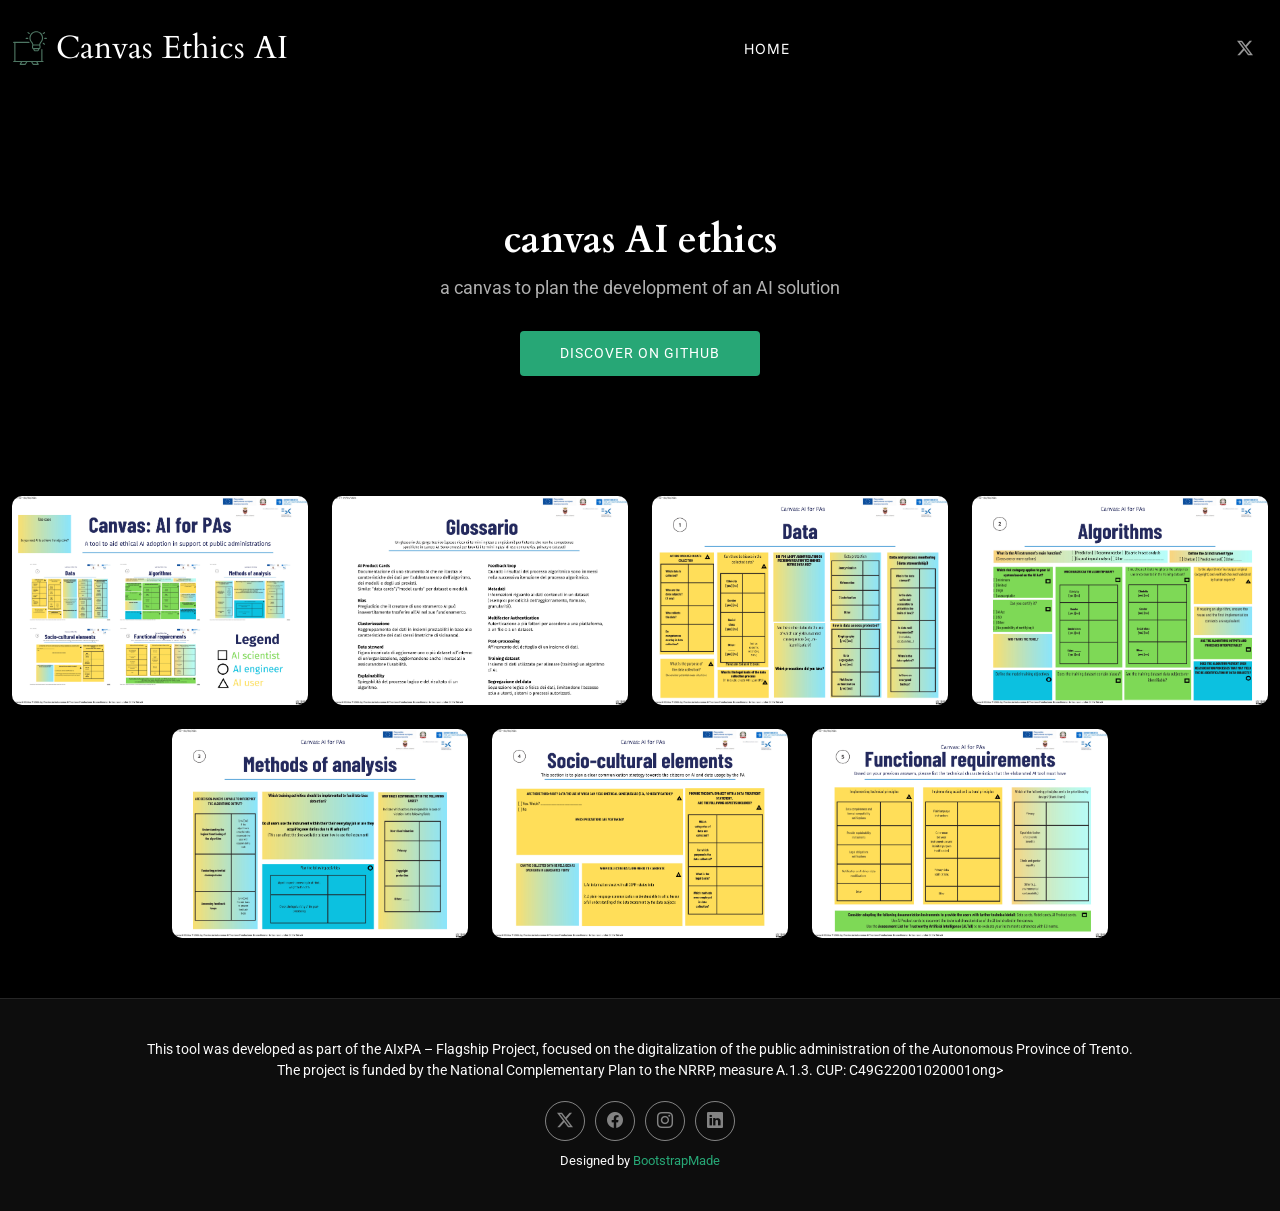
<file: docs/en/index.html>
<!DOCTYPE html>
<html lang="en">

<head>
  <meta charset="utf-8">
  <meta content="width=device-width, initial-scale=1.0" name="viewport">
  <title>AI Canvas Ethics</title>
  <meta name="description" content="A structured framework to help public administrations ethically and legally deploy AI. Developed from the experience of the Autonomous Province of Trento, this canvas ensures compliance with EU regulations while addressing bias, data privacy, and accountability. Download the canvas to guide AI adoption in your organization. ">
  <meta name="keywords" content="AI Ethics, Public Administration, AI Governance, Algorithmic Bias, Data Privacy, AI Regulation, Responsible AI, AI Act, Digital Transformation, Trustworthy AI, Machine Learning in Government, AI Deployment Framework.">

  <!-- Favicons -->
  <link href="assets/img/favicon.png" rel="icon">
  <link href="assets/img/apple-touch-icon.png" rel="apple-touch-icon">

  <!-- Fonts -->
  <link href="https://fonts.googleapis.com" rel="preconnect">
  <link href="https://fonts.gstatic.com" rel="preconnect" crossorigin>
  <link href="https://fonts.googleapis.com/css2?family=Roboto:ital,wght@0,100;0,300;0,400;0,500;0,700;0,900;1,100;1,300;1,400;1,500;1,700;1,900&family=Inter:wght@100;200;300;400;500;600;700;800;900&family=Cardo:ital,wght@0,400;0,700;1,400;1,700&display=swap" rel="stylesheet">

  <!-- Vendor CSS Files -->
  <link href="assets/vendor/bootstrap/css/bootstrap.min.css" rel="stylesheet">
  <link href="assets/vendor/bootstrap-icons/bootstrap-icons.css" rel="stylesheet">
  <link href="assets/vendor/aos/aos.css" rel="stylesheet">
  <link href="assets/vendor/glightbox/css/glightbox.min.css" rel="stylesheet">
  <link href="assets/vendor/swiper/swiper-bundle.min.css" rel="stylesheet">

  <!-- Main CSS File -->
  <link href="assets/css/main.css" rel="stylesheet">

  <!-- =======================================================
  * Template Name: PhotoFolio
  * Template URL: https://bootstrapmade.com/photofolio-bootstrap-photography-website-template/
  * Updated: Aug 07 2024 with Bootstrap v5.3.3
  * Author: BootstrapMade.com
  * License: https://bootstrapmade.com/license/
  ======================================================== -->
</head>

<body class="index-page">

  <header id="header" class="header d-flex align-items-center sticky-top">
    <div class="container-fluid position-relative d-flex align-items-center justify-content-between">
      <a href="index.html" class="logo d-flex align-items-center me-auto me-xl-0">
        <!-- Uncomment the line below if you also wish to use an image logo -->
        <img src="assets/img/logo.svg" alt="">
        <!--<i class="bi bi-camera"></i>-->
        <h1 class="sitename">Canvas Ethics AI</h1>
      </a>

      <nav id="navmenu" class="navmenu">
        <ul>
          <li><a href="index.html" class="active">Home<br></a></li>
	  <!--<li><a href="about.html">About</a></li>
          <li class="dropdown"><a href="gallery.html"><span>Gallery</span> <i class="bi bi-chevron-down toggle-dropdown"></i></a>
            <ul>
              <li><a href="gallery.html">Canvas AI</a></li>
              <li><a href="gallery.html">Canvas AI for business</a></li>
              <li><a href="gallery.html">Canvas AI italian versione</a></li>
            </ul>
          </li>
	  -->
          <!--
          <li><a href="services.html">Services</a></li>
          <li><a href="contact.html">Contact</a></li>
          -->
        </ul>
        <i class="mobile-nav-toggle d-xl-none bi bi-list"></i>
      </nav>

      <div class="header-social-links">
        <a href="https://x.com/dclfbk" class="twitter"><i class="bi bi-twitter-x"></i></a>
        <!--
        <a href="#" class="facebook"><i class="bi bi-facebook"></i></a>
        <a href="#" class="instagram"><i class="bi bi-instagram"></i></a>
        <a href="#" class="linkedin"><i class="bi bi-linkedin"></i></a>
        -->
      </div>

    </div>
  </header>

  <main class="main">

    <!-- Hero Section -->
    <section id="hero" class="hero section">

      <div class="container">
        <div class="row justify-content-center">
          <div class="col-lg-6 text-center" data-aos="fade-up" data-aos-delay="100">
            <h2>canvas AI ethics</h2>
            <p>a canvas to plan the development of an AI solution</p>
            <a href="https://github.com/dclfbk/canvasaiethics" class="btn-get-started">discover on github<br></a>
          </div>
        </div>
      </div>

    </section><!-- /Hero Section -->

    <!-- Gallery Section -->
    <section id="gallery" class="gallery section">

      <div class="container-fluid" data-aos="fade-up" data-aos-delay="100">

        <div class="row gy-4 justify-content-center">

          <div class="col-xl-3 col-lg-4 col-md-6">
            <div class="gallery-item h-100">
              <img src="assets/img/gallery/gallery-1.jpg" class="img-fluid" alt="">
              <div class="gallery-links d-flex align-items-center justify-content-center">
                <a href="assets/img/gallery/gallery-1.jpg" title="vista completa" class="glightbox preview-link"><i class="bi bi-arrows-angle-expand"></i></a>
                <a href="gallery-single.html" class="details-link"><i class="bi bi-link-45deg"></i></a>
              </div>
            </div>
          </div><!-- End Gallery Item -->

          <div class="col-xl-3 col-lg-4 col-md-6">
            <div class="gallery-item h-100">
              <img src="assets/img/gallery/gallery-2.jpg" class="img-fluid" alt="">
              <div class="gallery-links d-flex align-items-center justify-content-center">
                <a href="assets/img/gallery/gallery-2.jpg" title="istruzioni" class="glightbox preview-link"><i class="bi bi-arrows-angle-expand"></i></a>
                <a href="gallery-single.html" class="details-link"><i class="bi bi-link-45deg"></i></a>
              </div>
            </div>
          </div><!-- End Gallery Item -->

          <div class="col-xl-3 col-lg-4 col-md-6">
            <div class="gallery-item h-100">
              <img src="assets/img/gallery/gallery-3.jpg" class="img-fluid" alt="">
              <div class="gallery-links d-flex align-items-center justify-content-center">
                <a href="assets/img/gallery/gallery-3.jpg" title="glossario" class="glightbox preview-link"><i class="bi bi-arrows-angle-expand"></i></a>
                <a href="gallery-single.html" class="details-link"><i class="bi bi-link-45deg"></i></a>
              </div>
            </div>
          </div><!-- End Gallery Item -->

          <div class="col-xl-3 col-lg-4 col-md-6">
            <div class="gallery-item h-100">
              <img src="assets/img/gallery/gallery-4.jpg" class="img-fluid" alt="">
              <div class="gallery-links d-flex align-items-center justify-content-center">
                <a href="assets/img/gallery/gallery-4.jpg" title="dati" class="glightbox preview-link"><i class="bi bi-arrows-angle-expand"></i></a>
                <a href="gallery-single.html" class="details-link"><i class="bi bi-link-45deg"></i></a>
              </div>
            </div>
          </div><!-- End Gallery Item -->

          <div class="col-xl-3 col-lg-4 col-md-6">
            <div class="gallery-item h-100">
              <img src="assets/img/gallery/gallery-5.jpg" class="img-fluid" alt="">
              <div class="gallery-links d-flex align-items-center justify-content-center">
                <a href="assets/img/gallery/gallery-5.jpg" title="algoritmi" class="glightbox preview-link"><i class="bi bi-arrows-angle-expand"></i></a>
                <a href="gallery-single.html" class="details-link"><i class="bi bi-link-45deg"></i></a>
              </div>
            </div>
          </div><!-- End Gallery Item -->

          <div class="col-xl-3 col-lg-4 col-md-6">
            <div class="gallery-item h-100">
              <img src="assets/img/gallery/gallery-6.jpg" class="img-fluid" alt="">
              <div class="gallery-links d-flex align-items-center justify-content-center">
                <a href="assets/img/gallery/gallery-6.jpg" title="metodi di analisi" class="glightbox preview-link"><i class="bi bi-arrows-angle-expand"></i></a>
                <a href="gallery-single.html" class="details-link"><i class="bi bi-link-45deg"></i></a>
              </div>
            </div>
          </div><!-- End Gallery Item -->

          <div class="col-xl-3 col-lg-4 col-md-6">
            <div class="gallery-item h-100">
              <img src="assets/img/gallery/gallery-7.jpg" class="img-fluid" alt="">
              <div class="gallery-links d-flex align-items-center justify-content-center">
                <a href="assets/img/gallery/gallery-7.jpg" title="elementi culturali e sociali" class="glightbox preview-link"><i class="bi bi-arrows-angle-expand"></i></a>
                <a href="gallery-single.html" class="details-link"><i class="bi bi-link-45deg"></i></a>
              </div>
            </div>
          </div><!-- End Gallery Item -->

        </div>

      </div>

    </section><!-- /Gallery Section -->

  </main>

  <footer id="footer" class="footer">

    <div class="container">
      <div class="copyright text-center ">
        <p>This tool was developed as part of the <span>AIxPA</span> – Flagship Project, focused on the digitalization of the public administration of the <span>Autonomous Province of Trento</span>.<br/>The project is funded by the National Complementary Plan to the NRRP, measure A.1.3.
<span>CUP: C49G22001020001ong></span></p>
      </div>
      <div class="social-links d-flex justify-content-center">
        <a href=""><i class="bi bi-twitter-x"></i></a>
        <a href=""><i class="bi bi-facebook"></i></a>
        <a href=""><i class="bi bi-instagram"></i></a>
        <a href=""><i class="bi bi-linkedin"></i></a>
      </div>
      <div class="credits">
        <!-- All the links in the footer should remain intact. -->
        <!-- You can delete the links only if you've purchased the pro version. -->
        <!-- Licensing information: https://bootstrapmade.com/license/ -->
        <!-- Purchase the pro version with working PHP/AJAX contact form: [buy-url] -->
        Designed by <a href="https://bootstrapmade.com/">BootstrapMade</a>
      </div>
    </div>

  </footer>

  <!-- Scroll Top -->
  <a href="#" id="scroll-top" class="scroll-top d-flex align-items-center justify-content-center"><i class="bi bi-arrow-up-short"></i></a>

  <!-- Preloader -->
  <div id="preloader">
    <div class="line"></div>
  </div>

  <!-- Vendor JS Files -->
  <script src="assets/vendor/bootstrap/js/bootstrap.bundle.min.js"></script>
  <script src="assets/vendor/php-email-form/validate.js"></script>
  <script src="assets/vendor/aos/aos.js"></script>
  <script src="assets/vendor/glightbox/js/glightbox.min.js"></script>
  <script src="assets/vendor/swiper/swiper-bundle.min.js"></script>

  <!-- Main JS File -->
  <script src="assets/js/main.js"></script>

</body>

</html>
</file>
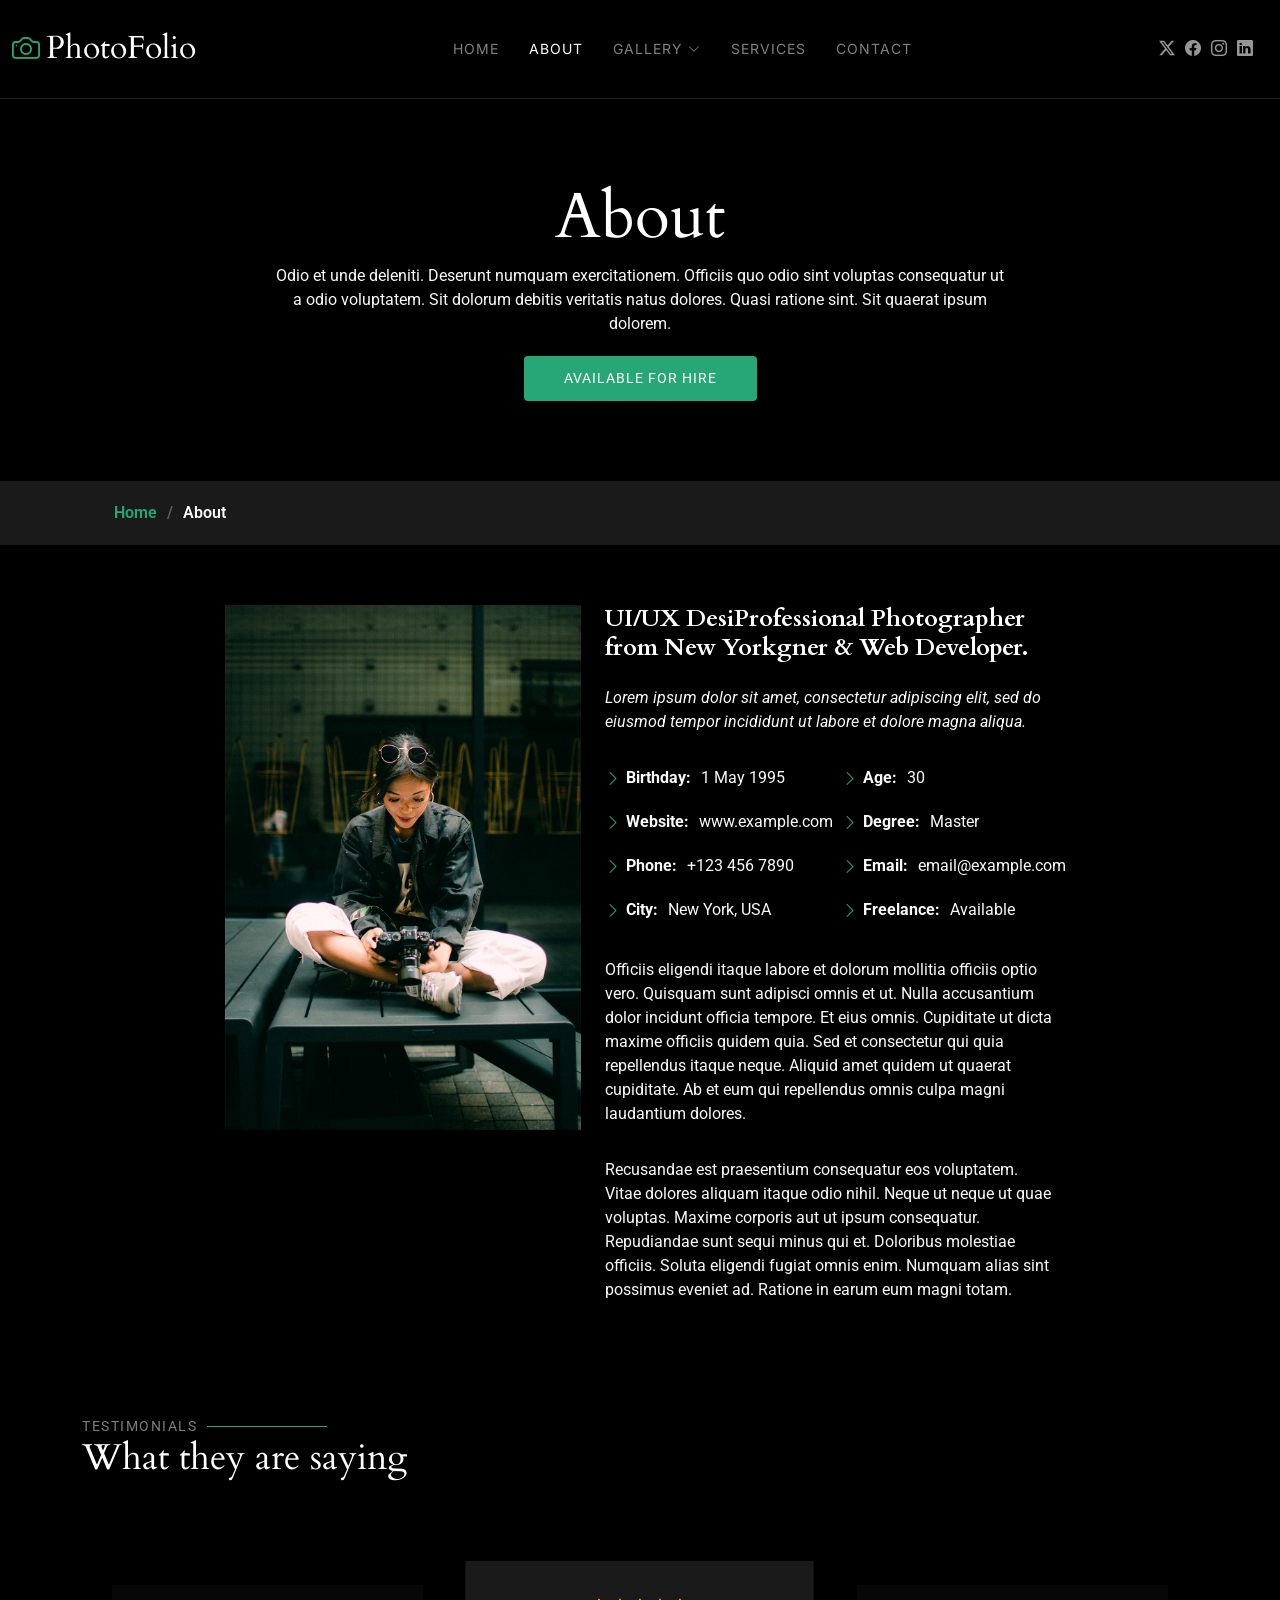
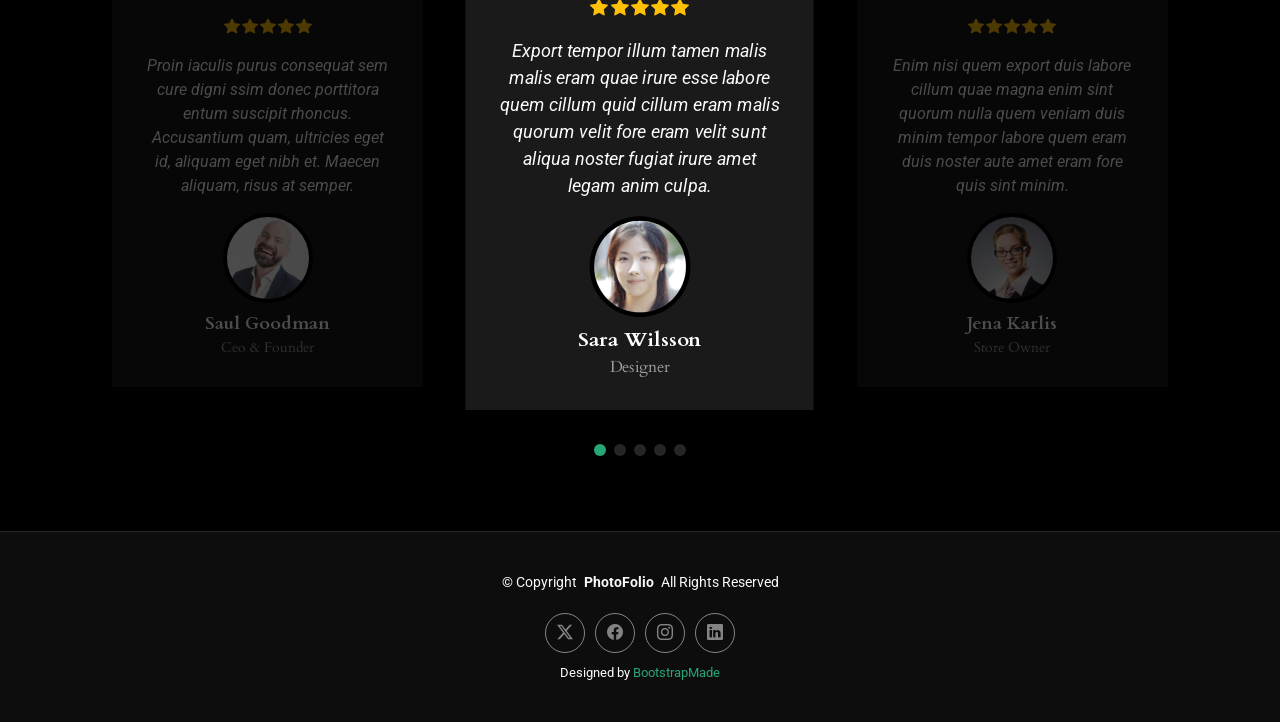
<file: docs/about.html>
<!DOCTYPE html>
<html lang="en">

<head>
  <meta charset="utf-8">
  <meta content="width=device-width, initial-scale=1.0" name="viewport">
  <title>About - PhotoFolio Bootstrap Template</title>
  <meta name="description" content="">
  <meta name="keywords" content="">

  <!-- Favicons -->
  <link href="assets/img/favicon.png" rel="icon">
  <link href="assets/img/apple-touch-icon.png" rel="apple-touch-icon">

  <!-- Fonts -->
  <link href="https://fonts.googleapis.com" rel="preconnect">
  <link href="https://fonts.gstatic.com" rel="preconnect" crossorigin>
  <link href="https://fonts.googleapis.com/css2?family=Roboto:ital,wght@0,100;0,300;0,400;0,500;0,700;0,900;1,100;1,300;1,400;1,500;1,700;1,900&family=Inter:wght@100;200;300;400;500;600;700;800;900&family=Cardo:ital,wght@0,400;0,700;1,400;1,700&display=swap" rel="stylesheet">

  <!-- Vendor CSS Files -->
  <link href="assets/vendor/bootstrap/css/bootstrap.min.css" rel="stylesheet">
  <link href="assets/vendor/bootstrap-icons/bootstrap-icons.css" rel="stylesheet">
  <link href="assets/vendor/aos/aos.css" rel="stylesheet">
  <link href="assets/vendor/glightbox/css/glightbox.min.css" rel="stylesheet">
  <link href="assets/vendor/swiper/swiper-bundle.min.css" rel="stylesheet">

  <!-- Main CSS File -->
  <link href="assets/css/main.css" rel="stylesheet">

  <!-- =======================================================
  * Template Name: PhotoFolio
  * Template URL: https://bootstrapmade.com/photofolio-bootstrap-photography-website-template/
  * Updated: Aug 07 2024 with Bootstrap v5.3.3
  * Author: BootstrapMade.com
  * License: https://bootstrapmade.com/license/
  ======================================================== -->
</head>

<body class="about-page">

  <header id="header" class="header d-flex align-items-center sticky-top">
    <div class="container-fluid position-relative d-flex align-items-center justify-content-between">

      <a href="index.html" class="logo d-flex align-items-center me-auto me-xl-0">
        <!-- Uncomment the line below if you also wish to use an image logo -->
        <!-- <img src="assets/img/logo.png" alt=""> -->
        <i class="bi bi-camera"></i>
        <h1 class="sitename">PhotoFolio</h1>
      </a>

      <nav id="navmenu" class="navmenu">
        <ul>
          <li><a href="index.html">Home<br></a></li>
          <li><a href="about.html" class="active">About</a></li>
          <li class="dropdown"><a href="gallery.html"><span>Gallery</span> <i class="bi bi-chevron-down toggle-dropdown"></i></a>
            <ul>
              <li><a href="gallery.html">Nature</a></li>
              <li><a href="gallery.html">People</a></li>
              <li><a href="gallery.html">Architecture</a></li>
              <li><a href="gallery.html">Animals</a></li>
              <li><a href="gallery.html">Sports</a></li>
              <li><a href="gallery.html">Travel</a></li>
              <li class="dropdown"><a href="#"><span>Deep Dropdown</span> <i class="bi bi-chevron-down toggle-dropdown"></i></a>
                <ul>
                  <li><a href="#">Deep Dropdown 1</a></li>
                  <li><a href="#">Deep Dropdown 2</a></li>
                  <li><a href="#">Deep Dropdown 3</a></li>
                  <li><a href="#">Deep Dropdown 4</a></li>
                  <li><a href="#">Deep Dropdown 5</a></li>
                </ul>
              </li>
            </ul>
          </li>
          <li><a href="services.html">Services</a></li>
          <li><a href="contact.html">Contact</a></li>
        </ul>
        <i class="mobile-nav-toggle d-xl-none bi bi-list"></i>
      </nav>

      <div class="header-social-links">
        <a href="#" class="twitter"><i class="bi bi-twitter-x"></i></a>
        <a href="#" class="facebook"><i class="bi bi-facebook"></i></a>
        <a href="#" class="instagram"><i class="bi bi-instagram"></i></a>
        <a href="#" class="linkedin"><i class="bi bi-linkedin"></i></a>
      </div>

    </div>
  </header>

  <main class="main">

    <!-- Page Title -->
    <div class="page-title" data-aos="fade">
      <div class="heading">
        <div class="container">
          <div class="row d-flex justify-content-center text-center">
            <div class="col-lg-8">
              <h1>About</h1>
              <p class="mb-0">Odio et unde deleniti. Deserunt numquam exercitationem. Officiis quo odio sint voluptas consequatur ut a odio voluptatem. Sit dolorum debitis veritatis natus dolores. Quasi ratione sint. Sit quaerat ipsum dolorem.</p>
              <a href="contact.html" class="cta-btn">Available for Hire<br></a>
            </div>
          </div>
        </div>
      </div>
      <nav class="breadcrumbs">
        <div class="container">
          <ol>
            <li><a href="index.html">Home</a></li>
            <li class="current">About</li>
          </ol>
        </div>
      </nav>
    </div><!-- End Page Title -->

    <!-- About Section -->
    <section id="about" class="about section">

      <div class="container" data-aos="fade-up" data-aos-delay="100">

        <div class="row gy-4 justify-content-center">
          <div class="col-lg-4">
            <img src="assets/img/profile-img.jpg" class="img-fluid" alt="">
          </div>
          <div class="col-lg-5 content">
            <h2>UI/UX DesiProfessional Photographer from New Yorkgner &amp; Web Developer.</h2>
            <p class="fst-italic py-3">
              Lorem ipsum dolor sit amet, consectetur adipiscing elit, sed do eiusmod tempor incididunt ut labore et dolore
              magna aliqua.
            </p>
            <div class="row">
              <div class="col-lg-6">
                <ul>
                  <li><i class="bi bi-chevron-right"></i> <strong>Birthday:</strong> <span>1 May 1995</span></li>
                  <li><i class="bi bi-chevron-right"></i> <strong>Website:</strong> <span>www.example.com</span></li>
                  <li><i class="bi bi-chevron-right"></i> <strong>Phone:</strong> <span>+123 456 7890</span></li>
                  <li><i class="bi bi-chevron-right"></i> <strong>City:</strong> <span>New York, USA</span></li>
                </ul>
              </div>
              <div class="col-lg-6">
                <ul>
                  <li><i class="bi bi-chevron-right"></i> <strong>Age:</strong> <span>30</span></li>
                  <li><i class="bi bi-chevron-right"></i> <strong>Degree:</strong> <span>Master</span></li>
                  <li><i class="bi bi-chevron-right"></i> <strong>Email:</strong> <span>email@example.com</span></li>
                  <li><i class="bi bi-chevron-right"></i> <strong>Freelance:</strong> <span>Available</span></li>
                </ul>
              </div>
            </div>
            <p class="py-3">
              Officiis eligendi itaque labore et dolorum mollitia officiis optio vero. Quisquam sunt adipisci omnis et ut. Nulla accusantium dolor incidunt officia tempore. Et eius omnis.
              Cupiditate ut dicta maxime officiis quidem quia. Sed et consectetur qui quia repellendus itaque neque. Aliquid amet quidem ut quaerat cupiditate. Ab et eum qui repellendus omnis culpa magni laudantium dolores.
            </p>
            <p class="m-0">
              Recusandae est praesentium consequatur eos voluptatem. Vitae dolores aliquam itaque odio nihil. Neque ut neque ut quae voluptas. Maxime corporis aut ut ipsum consequatur. Repudiandae sunt sequi minus qui et. Doloribus molestiae officiis.
              Soluta eligendi fugiat omnis enim. Numquam alias sint possimus eveniet ad. Ratione in earum eum magni totam.
            </p>
          </div>
        </div>

      </div>

    </section><!-- /About Section -->

    <!-- Testimonials Section -->
    <section id="testimonials" class="testimonials section">

      <!-- Section Title -->
      <div class="container section-title" data-aos="fade-up">
        <h2>Testimonials</h2>
        <p>What they are saying</p>
      </div><!-- End Section Title -->

      <div class="container" data-aos="fade-up" data-aos-delay="100">

        <div class="swiper init-swiper">
          <script type="application/json" class="swiper-config">
            {
              "loop": true,
              "speed": 600,
              "autoplay": {
                "delay": 5000
              },
              "slidesPerView": "auto",
              "pagination": {
                "el": ".swiper-pagination",
                "type": "bullets",
                "clickable": true
              },
              "breakpoints": {
                "320": {
                  "slidesPerView": 1,
                  "spaceBetween": 40
                },
                "1200": {
                  "slidesPerView": 3,
                  "spaceBetween": 1
                }
              }
            }
          </script>
          <div class="swiper-wrapper">

            <div class="swiper-slide">
              <div class="testimonial-item">
                <div class="stars">
                  <i class="bi bi-star-fill"></i><i class="bi bi-star-fill"></i><i class="bi bi-star-fill"></i><i class="bi bi-star-fill"></i><i class="bi bi-star-fill"></i>
                </div>
                <p>
                  Proin iaculis purus consequat sem cure digni ssim donec porttitora entum suscipit rhoncus. Accusantium quam, ultricies eget id, aliquam eget nibh et. Maecen aliquam, risus at semper.
                </p>
                <div class="profile mt-auto">
                  <img src="assets/img/testimonials/testimonials-1.jpg" class="testimonial-img" alt="">
                  <h3>Saul Goodman</h3>
                  <h4>Ceo &amp; Founder</h4>
                </div>
              </div>
            </div><!-- End testimonial item -->

            <div class="swiper-slide">
              <div class="testimonial-item">
                <div class="stars">
                  <i class="bi bi-star-fill"></i><i class="bi bi-star-fill"></i><i class="bi bi-star-fill"></i><i class="bi bi-star-fill"></i><i class="bi bi-star-fill"></i>
                </div>
                <p>
                  Export tempor illum tamen malis malis eram quae irure esse labore quem cillum quid cillum eram malis quorum velit fore eram velit sunt aliqua noster fugiat irure amet legam anim culpa.
                </p>
                <div class="profile mt-auto">
                  <img src="assets/img/testimonials/testimonials-2.jpg" class="testimonial-img" alt="">
                  <h3>Sara Wilsson</h3>
                  <h4>Designer</h4>
                </div>
              </div>
            </div><!-- End testimonial item -->

            <div class="swiper-slide">
              <div class="testimonial-item">
                <div class="stars">
                  <i class="bi bi-star-fill"></i><i class="bi bi-star-fill"></i><i class="bi bi-star-fill"></i><i class="bi bi-star-fill"></i><i class="bi bi-star-fill"></i>
                </div>
                <p>
                  Enim nisi quem export duis labore cillum quae magna enim sint quorum nulla quem veniam duis minim tempor labore quem eram duis noster aute amet eram fore quis sint minim.
                </p>
                <div class="profile mt-auto">
                  <img src="assets/img/testimonials/testimonials-3.jpg" class="testimonial-img" alt="">
                  <h3>Jena Karlis</h3>
                  <h4>Store Owner</h4>
                </div>
              </div>
            </div><!-- End testimonial item -->

            <div class="swiper-slide">
              <div class="testimonial-item">
                <div class="stars">
                  <i class="bi bi-star-fill"></i><i class="bi bi-star-fill"></i><i class="bi bi-star-fill"></i><i class="bi bi-star-fill"></i><i class="bi bi-star-fill"></i>
                </div>
                <p>
                  Fugiat enim eram quae cillum dolore dolor amet nulla culpa multos export minim fugiat minim velit minim dolor enim duis veniam ipsum anim magna sunt elit fore quem dolore labore illum veniam.
                </p>
                <div class="profile mt-auto">
                  <img src="assets/img/testimonials/testimonials-4.jpg" class="testimonial-img" alt="">
                  <h3>Matt Brandon</h3>
                  <h4>Freelancer</h4>
                </div>
              </div>
            </div><!-- End testimonial item -->

            <div class="swiper-slide">
              <div class="testimonial-item">
                <div class="stars">
                  <i class="bi bi-star-fill"></i><i class="bi bi-star-fill"></i><i class="bi bi-star-fill"></i><i class="bi bi-star-fill"></i><i class="bi bi-star-fill"></i>
                </div>
                <p>
                  Quis quorum aliqua sint quem legam fore sunt eram irure aliqua veniam tempor noster veniam enim culpa labore duis sunt culpa nulla illum cillum fugiat legam esse veniam culpa fore nisi cillum quid.
                </p>
                <div class="profile mt-auto">
                  <img src="assets/img/testimonials/testimonials-5.jpg" class="testimonial-img" alt="">
                  <h3>John Larson</h3>
                  <h4>Entrepreneur</h4>
                </div>
              </div>
            </div><!-- End testimonial item -->

          </div>
          <div class="swiper-pagination"></div>
        </div>

      </div>

    </section><!-- /Testimonials Section -->

  </main>

  <footer id="footer" class="footer">

    <div class="container">
      <div class="copyright text-center ">
        <p>© <span>Copyright</span> <strong class="px-1 sitename">PhotoFolio</strong> <span>All Rights Reserved</span></p>
      </div>
      <div class="social-links d-flex justify-content-center">
        <a href=""><i class="bi bi-twitter-x"></i></a>
        <a href=""><i class="bi bi-facebook"></i></a>
        <a href=""><i class="bi bi-instagram"></i></a>
        <a href=""><i class="bi bi-linkedin"></i></a>
      </div>
      <div class="credits">
        <!-- All the links in the footer should remain intact. -->
        <!-- You can delete the links only if you've purchased the pro version. -->
        <!-- Licensing information: https://bootstrapmade.com/license/ -->
        <!-- Purchase the pro version with working PHP/AJAX contact form: [buy-url] -->
        Designed by <a href="https://bootstrapmade.com/">BootstrapMade</a>
      </div>
    </div>

  </footer>

  <!-- Scroll Top -->
  <a href="#" id="scroll-top" class="scroll-top d-flex align-items-center justify-content-center"><i class="bi bi-arrow-up-short"></i></a>

  <!-- Preloader -->
  <div id="preloader">
    <div class="line"></div>
  </div>

  <!-- Vendor JS Files -->
  <script src="assets/vendor/bootstrap/js/bootstrap.bundle.min.js"></script>
  <script src="assets/vendor/php-email-form/validate.js"></script>
  <script src="assets/vendor/aos/aos.js"></script>
  <script src="assets/vendor/glightbox/js/glightbox.min.js"></script>
  <script src="assets/vendor/swiper/swiper-bundle.min.js"></script>

  <!-- Main JS File -->
  <script src="assets/js/main.js"></script>

</body>

</html>
</file>
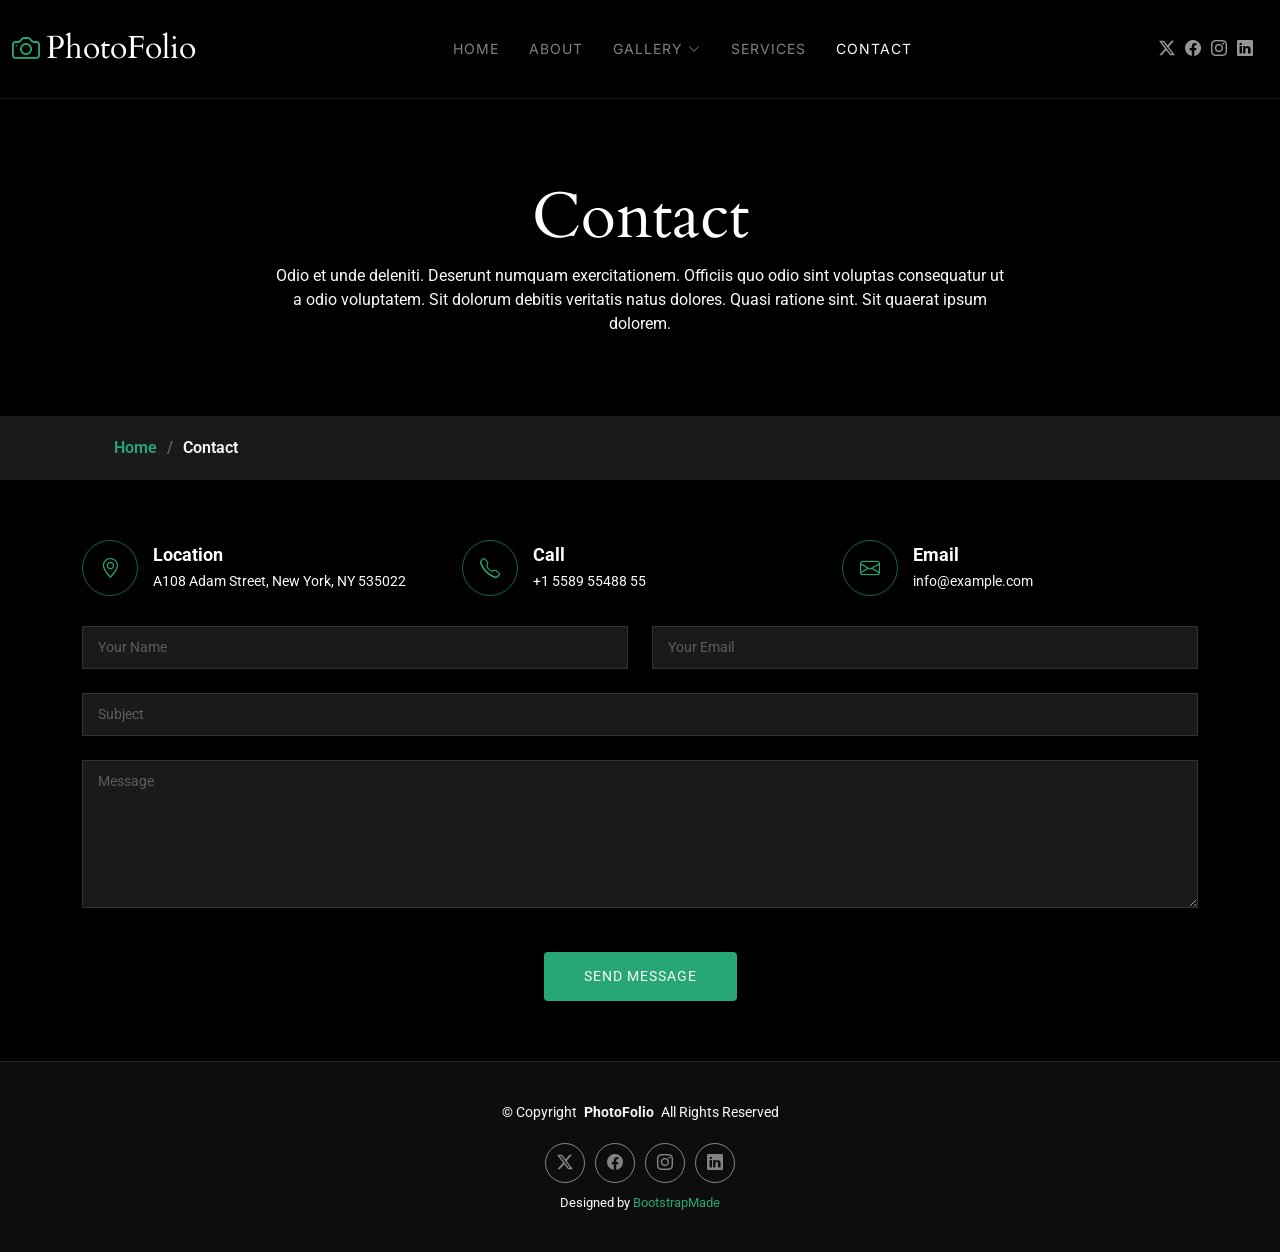
<file: docs/contact.html>
<!DOCTYPE html>
<html lang="en">

<head>
  <meta charset="utf-8">
  <meta content="width=device-width, initial-scale=1.0" name="viewport">
  <title>Contact - PhotoFolio Bootstrap Template</title>
  <meta name="description" content="">
  <meta name="keywords" content="">

  <!-- Favicons -->
  <link href="assets/img/favicon.png" rel="icon">
  <link href="assets/img/apple-touch-icon.png" rel="apple-touch-icon">

  <!-- Fonts -->
  <link href="https://fonts.googleapis.com" rel="preconnect">
  <link href="https://fonts.gstatic.com" rel="preconnect" crossorigin>
  <link href="https://fonts.googleapis.com/css2?family=Roboto:ital,wght@0,100;0,300;0,400;0,500;0,700;0,900;1,100;1,300;1,400;1,500;1,700;1,900&family=Inter:wght@100;200;300;400;500;600;700;800;900&family=Cardo:ital,wght@0,400;0,700;1,400;1,700&display=swap" rel="stylesheet">

  <!-- Vendor CSS Files -->
  <link href="assets/vendor/bootstrap/css/bootstrap.min.css" rel="stylesheet">
  <link href="assets/vendor/bootstrap-icons/bootstrap-icons.css" rel="stylesheet">
  <link href="assets/vendor/aos/aos.css" rel="stylesheet">
  <link href="assets/vendor/glightbox/css/glightbox.min.css" rel="stylesheet">
  <link href="assets/vendor/swiper/swiper-bundle.min.css" rel="stylesheet">

  <!-- Main CSS File -->
  <link href="assets/css/main.css" rel="stylesheet">

  <!-- =======================================================
  * Template Name: PhotoFolio
  * Template URL: https://bootstrapmade.com/photofolio-bootstrap-photography-website-template/
  * Updated: Aug 07 2024 with Bootstrap v5.3.3
  * Author: BootstrapMade.com
  * License: https://bootstrapmade.com/license/
  ======================================================== -->
</head>

<body class="contact-page">

  <header id="header" class="header d-flex align-items-center sticky-top">
    <div class="container-fluid position-relative d-flex align-items-center justify-content-between">

      <a href="index.html" class="logo d-flex align-items-center me-auto me-xl-0">
        <!-- Uncomment the line below if you also wish to use an image logo -->
        <!-- <img src="assets/img/logo.png" alt=""> -->
        <i class="bi bi-camera"></i>
        <h1 class="sitename">PhotoFolio</h1>
      </a>

      <nav id="navmenu" class="navmenu">
        <ul>
          <li><a href="index.html">Home<br></a></li>
          <li><a href="about.html">About</a></li>
          <li class="dropdown"><a href="gallery.html"><span>Gallery</span> <i class="bi bi-chevron-down toggle-dropdown"></i></a>
            <ul>
              <li><a href="gallery.html">Nature</a></li>
              <li><a href="gallery.html">People</a></li>
              <li><a href="gallery.html">Architecture</a></li>
              <li><a href="gallery.html">Animals</a></li>
              <li><a href="gallery.html">Sports</a></li>
              <li><a href="gallery.html">Travel</a></li>
              <li class="dropdown"><a href="#"><span>Deep Dropdown</span> <i class="bi bi-chevron-down toggle-dropdown"></i></a>
                <ul>
                  <li><a href="#">Deep Dropdown 1</a></li>
                  <li><a href="#">Deep Dropdown 2</a></li>
                  <li><a href="#">Deep Dropdown 3</a></li>
                  <li><a href="#">Deep Dropdown 4</a></li>
                  <li><a href="#">Deep Dropdown 5</a></li>
                </ul>
              </li>
            </ul>
          </li>
          <li><a href="services.html">Services</a></li>
          <li><a href="contact.html" class="active">Contact</a></li>
        </ul>
        <i class="mobile-nav-toggle d-xl-none bi bi-list"></i>
      </nav>

      <div class="header-social-links">
        <a href="#" class="twitter"><i class="bi bi-twitter-x"></i></a>
        <a href="#" class="facebook"><i class="bi bi-facebook"></i></a>
        <a href="#" class="instagram"><i class="bi bi-instagram"></i></a>
        <a href="#" class="linkedin"><i class="bi bi-linkedin"></i></a>
      </div>

    </div>
  </header>

  <main class="main">

    <!-- Page Title -->
    <div class="page-title" data-aos="fade">
      <div class="heading">
        <div class="container">
          <div class="row d-flex justify-content-center text-center">
            <div class="col-lg-8">
              <h1>Contact</h1>
              <p class="mb-0">Odio et unde deleniti. Deserunt numquam exercitationem. Officiis quo odio sint voluptas consequatur ut a odio voluptatem. Sit dolorum debitis veritatis natus dolores. Quasi ratione sint. Sit quaerat ipsum dolorem.</p>
            </div>
          </div>
        </div>
      </div>
      <nav class="breadcrumbs">
        <div class="container">
          <ol>
            <li><a href="index.html">Home</a></li>
            <li class="current">Contact</li>
          </ol>
        </div>
      </nav>
    </div><!-- End Page Title -->

    <!-- Contact Section -->
    <section id="contact" class="contact section">

      <div class="container" data-aos="fade-up" data-aos-delay="100">

        <div class="info-wrap" data-aos="fade-up" data-aos-delay="200">
          <div class="row gy-5">

            <div class="col-lg-4">
              <div class="info-item d-flex align-items-center">
                <i class="bi bi-geo-alt flex-shrink-0"></i>
                <div>
                  <h3>Location</h3>
                  <p>A108 Adam Street, New York, NY 535022</p>
                </div>
              </div>
            </div><!-- End Info Item -->

            <div class="col-lg-4">
              <div class="info-item d-flex align-items-center">
                <i class="bi bi-telephone flex-shrink-0"></i>
                <div>
                  <h3>Call</h3>
                  <p>+1 5589 55488 55</p>
                </div>
              </div>
            </div><!-- End Info Item -->

            <div class="col-lg-4">
              <div class="info-item d-flex align-items-center">
                <i class="bi bi-envelope flex-shrink-0"></i>
                <div>
                  <h3>Email</h3>
                  <p>info@example.com</p>
                </div>
              </div>
            </div><!-- End Info Item -->

          </div>
        </div>

        <form action="forms/contact.php" method="post" class="php-email-form" data-aos="fade-up" data-aos-delay="300">
          <div class="row gy-4">

            <div class="col-md-6">
              <input type="text" name="name" class="form-control" placeholder="Your Name" required="">
            </div>

            <div class="col-md-6 ">
              <input type="email" class="form-control" name="email" placeholder="Your Email" required="">
            </div>

            <div class="col-md-12">
              <input type="text" class="form-control" name="subject" placeholder="Subject" required="">
            </div>

            <div class="col-md-12">
              <textarea class="form-control" name="message" rows="6" placeholder="Message" required=""></textarea>
            </div>

            <div class="col-md-12 text-center">
              <div class="loading">Loading</div>
              <div class="error-message"></div>
              <div class="sent-message">Your message has been sent. Thank you!</div>

              <button type="submit">Send Message</button>
            </div>

          </div>
        </form><!-- End Contact Form -->

      </div>

    </section><!-- /Contact Section -->

  </main>

  <footer id="footer" class="footer">

    <div class="container">
      <div class="copyright text-center ">
        <p>© <span>Copyright</span> <strong class="px-1 sitename">PhotoFolio</strong> <span>All Rights Reserved</span></p>
      </div>
      <div class="social-links d-flex justify-content-center">
        <a href=""><i class="bi bi-twitter-x"></i></a>
        <a href=""><i class="bi bi-facebook"></i></a>
        <a href=""><i class="bi bi-instagram"></i></a>
        <a href=""><i class="bi bi-linkedin"></i></a>
      </div>
      <div class="credits">
        <!-- All the links in the footer should remain intact. -->
        <!-- You can delete the links only if you've purchased the pro version. -->
        <!-- Licensing information: https://bootstrapmade.com/license/ -->
        <!-- Purchase the pro version with working PHP/AJAX contact form: [buy-url] -->
        Designed by <a href="https://bootstrapmade.com/">BootstrapMade</a>
      </div>
    </div>

  </footer>

  <!-- Scroll Top -->
  <a href="#" id="scroll-top" class="scroll-top d-flex align-items-center justify-content-center"><i class="bi bi-arrow-up-short"></i></a>

  <!-- Preloader -->
  <div id="preloader">
    <div class="line"></div>
  </div>

  <!-- Vendor JS Files -->
  <script src="assets/vendor/bootstrap/js/bootstrap.bundle.min.js"></script>
  <script src="assets/vendor/php-email-form/validate.js"></script>
  <script src="assets/vendor/aos/aos.js"></script>
  <script src="assets/vendor/glightbox/js/glightbox.min.js"></script>
  <script src="assets/vendor/swiper/swiper-bundle.min.js"></script>

  <!-- Main JS File -->
  <script src="assets/js/main.js"></script>

</body>

</html>
</file>
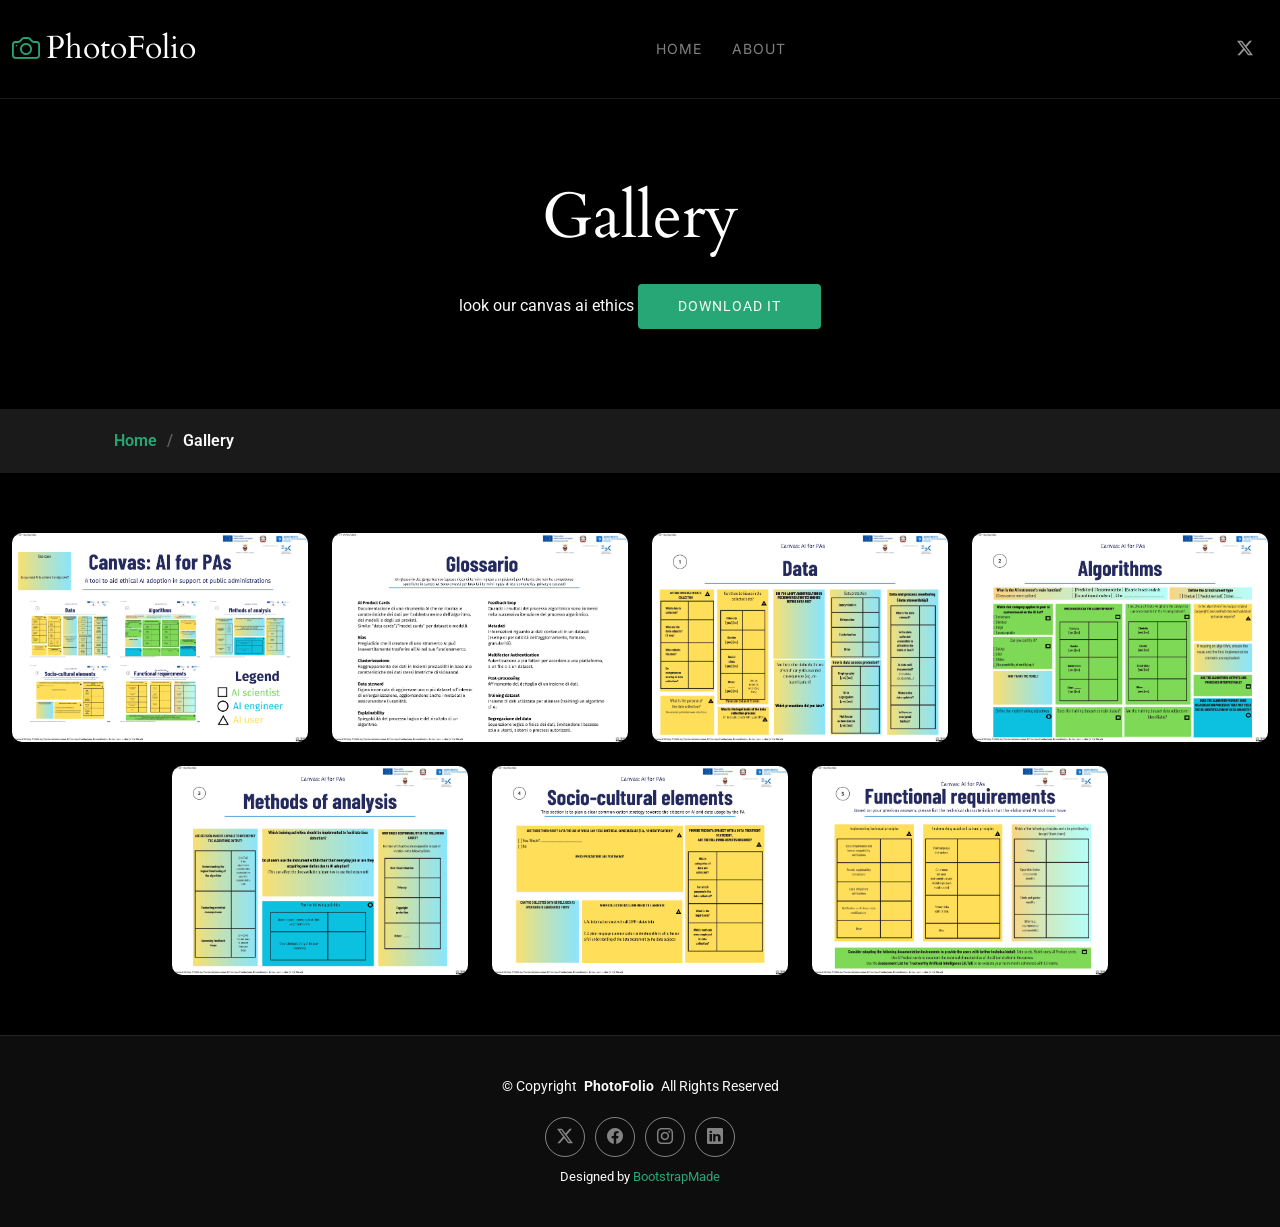
<file: docs/gallery.html>
<!DOCTYPE html>
<html lang="en">

<head>
  <meta charset="utf-8">
  <meta content="width=device-width, initial-scale=1.0" name="viewport">
  <title>Gallery - PhotoFolio Bootstrap Template</title>
  <meta name="description" content="">
  <meta name="keywords" content="">

  <!-- Favicons -->
  <link href="assets/img/favicon.png" rel="icon">
  <link href="assets/img/apple-touch-icon.png" rel="apple-touch-icon">

  <!-- Fonts -->
  <link href="https://fonts.googleapis.com" rel="preconnect">
  <link href="https://fonts.gstatic.com" rel="preconnect" crossorigin>
  <link href="https://fonts.googleapis.com/css2?family=Roboto:ital,wght@0,100;0,300;0,400;0,500;0,700;0,900;1,100;1,300;1,400;1,500;1,700;1,900&family=Inter:wght@100;200;300;400;500;600;700;800;900&family=Cardo:ital,wght@0,400;0,700;1,400;1,700&display=swap" rel="stylesheet">

  <!-- Vendor CSS Files -->
  <link href="assets/vendor/bootstrap/css/bootstrap.min.css" rel="stylesheet">
  <link href="assets/vendor/bootstrap-icons/bootstrap-icons.css" rel="stylesheet">
  <link href="assets/vendor/aos/aos.css" rel="stylesheet">
  <link href="assets/vendor/glightbox/css/glightbox.min.css" rel="stylesheet">
  <link href="assets/vendor/swiper/swiper-bundle.min.css" rel="stylesheet">

  <!-- Main CSS File -->
  <link href="assets/css/main.css" rel="stylesheet">

  <!-- =======================================================
  * Template Name: PhotoFolio
  * Template URL: https://bootstrapmade.com/photofolio-bootstrap-photography-website-template/
  * Updated: Aug 07 2024 with Bootstrap v5.3.3
  * Author: BootstrapMade.com
  * License: https://bootstrapmade.com/license/
  ======================================================== -->
</head>

<body class="gallery-page">

  <header id="header" class="header d-flex align-items-center sticky-top">
    <div class="container-fluid position-relative d-flex align-items-center justify-content-between">

      <a href="index.html" class="logo d-flex align-items-center me-auto me-xl-0">
        <!-- Uncomment the line below if you also wish to use an image logo -->
        <!-- <img src="assets/img/logo.png" alt=""> -->
        <i class="bi bi-camera"></i>
        <h1 class="sitename">PhotoFolio</h1>
      </a>

      <nav id="navmenu" class="navmenu">
        <ul>
          <li><a href="index.html">Home<br></a></li>
          <li><a href="about.html">About</a></li>
          <!--
          <li class="dropdown"><a href="gallery.html" class="active"><span>Gallery</span> <i class="bi bi-chevron-down toggle-dropdown"></i></a>
            <ul>
              <li><a href="gallery.html" class="active">AI Canvas Ethics</a></li>
            </ul>
          </li>
          -->
          <!--
	  <li><a href="services.html">Services</a></li>
          <li><a href="contact.html">Contact</a></li>
	  -->
        </ul>
        <i class="mobile-nav-toggle d-xl-none bi bi-list"></i>
      </nav>

      <div class="header-social-links">
        <a href="https://x.com/dclfbl" class="twitter"><i class="bi bi-twitter-x"></i></a>
        <!--
	<a href="#" class="facebook"><i class="bi bi-facebook"></i></a>
        <a href="#" class="instagram"><i class="bi bi-instagram"></i></a>
        <a href="#" class="linkedin"><i class="bi bi-linkedin"></i></a>
      	-->
      </div>

    </div>
  </header>

  <main class="main">

    <!-- Page Title -->
    <div class="page-title" data-aos="fade">
      <div class="heading">
        <div class="container">
          <div class="row d-flex justify-content-center text-center">
            <div class="col-lg-8">
              <h1>Gallery</h1>
	      <p class="mb-0">look our canvas ai ethics</a>
              <a href="canvas_ai_ethics_AIxPA_en.pdf" class="cta-btn">download it<br></a>
            </div>
          </div>
        </div>
      </div>
      <nav class="breadcrumbs">
        <div class="container">
          <ol>
            <li><a href="index.html">Home</a></li>
            <li class="current">Gallery</li>
          </ol>
        </div>
      </nav>
    </div><!-- End Page Title -->

    <!-- Gallery Section -->
    <section id="gallery" class="gallery section">

      <div class="container-fluid" data-aos="fade-up" data-aos-delay="100">

        <div class="row gy-4 justify-content-center">

          <div class="col-xl-3 col-lg-4 col-md-6">
            <div class="gallery-item h-100">
              <img src="assets/img/gallery/gallery-1.jpg" class="img-fluid" alt="">
              <div class="gallery-links d-flex align-items-center justify-content-center">
                <a href="assets/img/gallery/gallery-1.jpg" title="Gallery 1" class="glightbox preview-link"><i class="bi bi-arrows-angle-expand"></i></a>
                <a href="gallery-single.html" class="details-link"><i class="bi bi-link-45deg"></i></a>
              </div>
            </div>
          </div><!-- End Gallery Item -->

          <div class="col-xl-3 col-lg-4 col-md-6">
            <div class="gallery-item h-100">
              <img src="assets/img/gallery/gallery-2.jpg" class="img-fluid" alt="">
              <div class="gallery-links d-flex align-items-center justify-content-center">
                <a href="assets/img/gallery/gallery-2.jpg" title="Gallery 2" class="glightbox preview-link"><i class="bi bi-arrows-angle-expand"></i></a>
                <a href="gallery-single.html" class="details-link"><i class="bi bi-link-45deg"></i></a>
              </div>
            </div>
          </div><!-- End Gallery Item -->

          <div class="col-xl-3 col-lg-4 col-md-6">
            <div class="gallery-item h-100">
              <img src="assets/img/gallery/gallery-3.jpg" class="img-fluid" alt="">
              <div class="gallery-links d-flex align-items-center justify-content-center">
                <a href="assets/img/gallery/gallery-3.jpg" title="Gallery 3" class="glightbox preview-link"><i class="bi bi-arrows-angle-expand"></i></a>
                <a href="gallery-single.html" class="details-link"><i class="bi bi-link-45deg"></i></a>
              </div>
            </div>
          </div><!-- End Gallery Item -->

          <div class="col-xl-3 col-lg-4 col-md-6">
            <div class="gallery-item h-100">
              <img src="assets/img/gallery/gallery-4.jpg" class="img-fluid" alt="">
              <div class="gallery-links d-flex align-items-center justify-content-center">
                <a href="assets/img/gallery/gallery-4.jpg" title="Gallery 4" class="glightbox preview-link"><i class="bi bi-arrows-angle-expand"></i></a>
                <a href="gallery-single.html" class="details-link"><i class="bi bi-link-45deg"></i></a>
              </div>
            </div>
          </div><!-- End Gallery Item -->

          <div class="col-xl-3 col-lg-4 col-md-6">
            <div class="gallery-item h-100">
              <img src="assets/img/gallery/gallery-5.jpg" class="img-fluid" alt="">
              <div class="gallery-links d-flex align-items-center justify-content-center">
                <a href="assets/img/gallery/gallery-5.jpg" title="Gallery 5" class="glightbox preview-link"><i class="bi bi-arrows-angle-expand"></i></a>
                <a href="gallery-single.html" class="details-link"><i class="bi bi-link-45deg"></i></a>
              </div>
            </div>
          </div><!-- End Gallery Item -->

          <div class="col-xl-3 col-lg-4 col-md-6">
            <div class="gallery-item h-100">
              <img src="assets/img/gallery/gallery-6.jpg" class="img-fluid" alt="">
              <div class="gallery-links d-flex align-items-center justify-content-center">
                <a href="assets/img/gallery/gallery-6.jpg" title="Gallery 6" class="glightbox preview-link"><i class="bi bi-arrows-angle-expand"></i></a>
                <a href="gallery-single.html" class="details-link"><i class="bi bi-link-45deg"></i></a>
              </div>
            </div>
          </div><!-- End Gallery Item -->

          <div class="col-xl-3 col-lg-4 col-md-6">
            <div class="gallery-item h-100">
              <img src="assets/img/gallery/gallery-7.jpg" class="img-fluid" alt="">
              <div class="gallery-links d-flex align-items-center justify-content-center">
                <a href="assets/img/gallery/gallery-7.jpg" title="Gallery 7" class="glightbox preview-link"><i class="bi bi-arrows-angle-expand"></i></a>
                <a href="gallery-single.html" class="details-link"><i class="bi bi-link-45deg"></i></a>
              </div>
            </div>
          </div><!-- End Gallery Item -->

        </div>

      </div>

    </section><!-- /Gallery Section -->

  </main>

  <footer id="footer" class="footer">

    <div class="container">
      <div class="copyright text-center ">
        <p>© <span>Copyright</span> <strong class="px-1 sitename">PhotoFolio</strong> <span>All Rights Reserved</span></p>
      </div>
      <div class="social-links d-flex justify-content-center">
        <a href=""><i class="bi bi-twitter-x"></i></a>
        <a href=""><i class="bi bi-facebook"></i></a>
        <a href=""><i class="bi bi-instagram"></i></a>
        <a href=""><i class="bi bi-linkedin"></i></a>
      </div>
      <div class="credits">
        <!-- All the links in the footer should remain intact. -->
        <!-- You can delete the links only if you've purchased the pro version. -->
        <!-- Licensing information: https://bootstrapmade.com/license/ -->
        <!-- Purchase the pro version with working PHP/AJAX contact form: [buy-url] -->
        Designed by <a href="https://bootstrapmade.com/">BootstrapMade</a>
      </div>
    </div>

  </footer>

  <!-- Scroll Top -->
  <a href="#" id="scroll-top" class="scroll-top d-flex align-items-center justify-content-center"><i class="bi bi-arrow-up-short"></i></a>

  <!-- Preloader -->
  <div id="preloader">
    <div class="line"></div>
  </div>

  <!-- Vendor JS Files -->
  <script src="assets/vendor/bootstrap/js/bootstrap.bundle.min.js"></script>
  <script src="assets/vendor/php-email-form/validate.js"></script>
  <script src="assets/vendor/aos/aos.js"></script>
  <script src="assets/vendor/glightbox/js/glightbox.min.js"></script>
  <script src="assets/vendor/swiper/swiper-bundle.min.js"></script>

  <!-- Main JS File -->
  <script src="assets/js/main.js"></script>

</body>

</html>
</file>
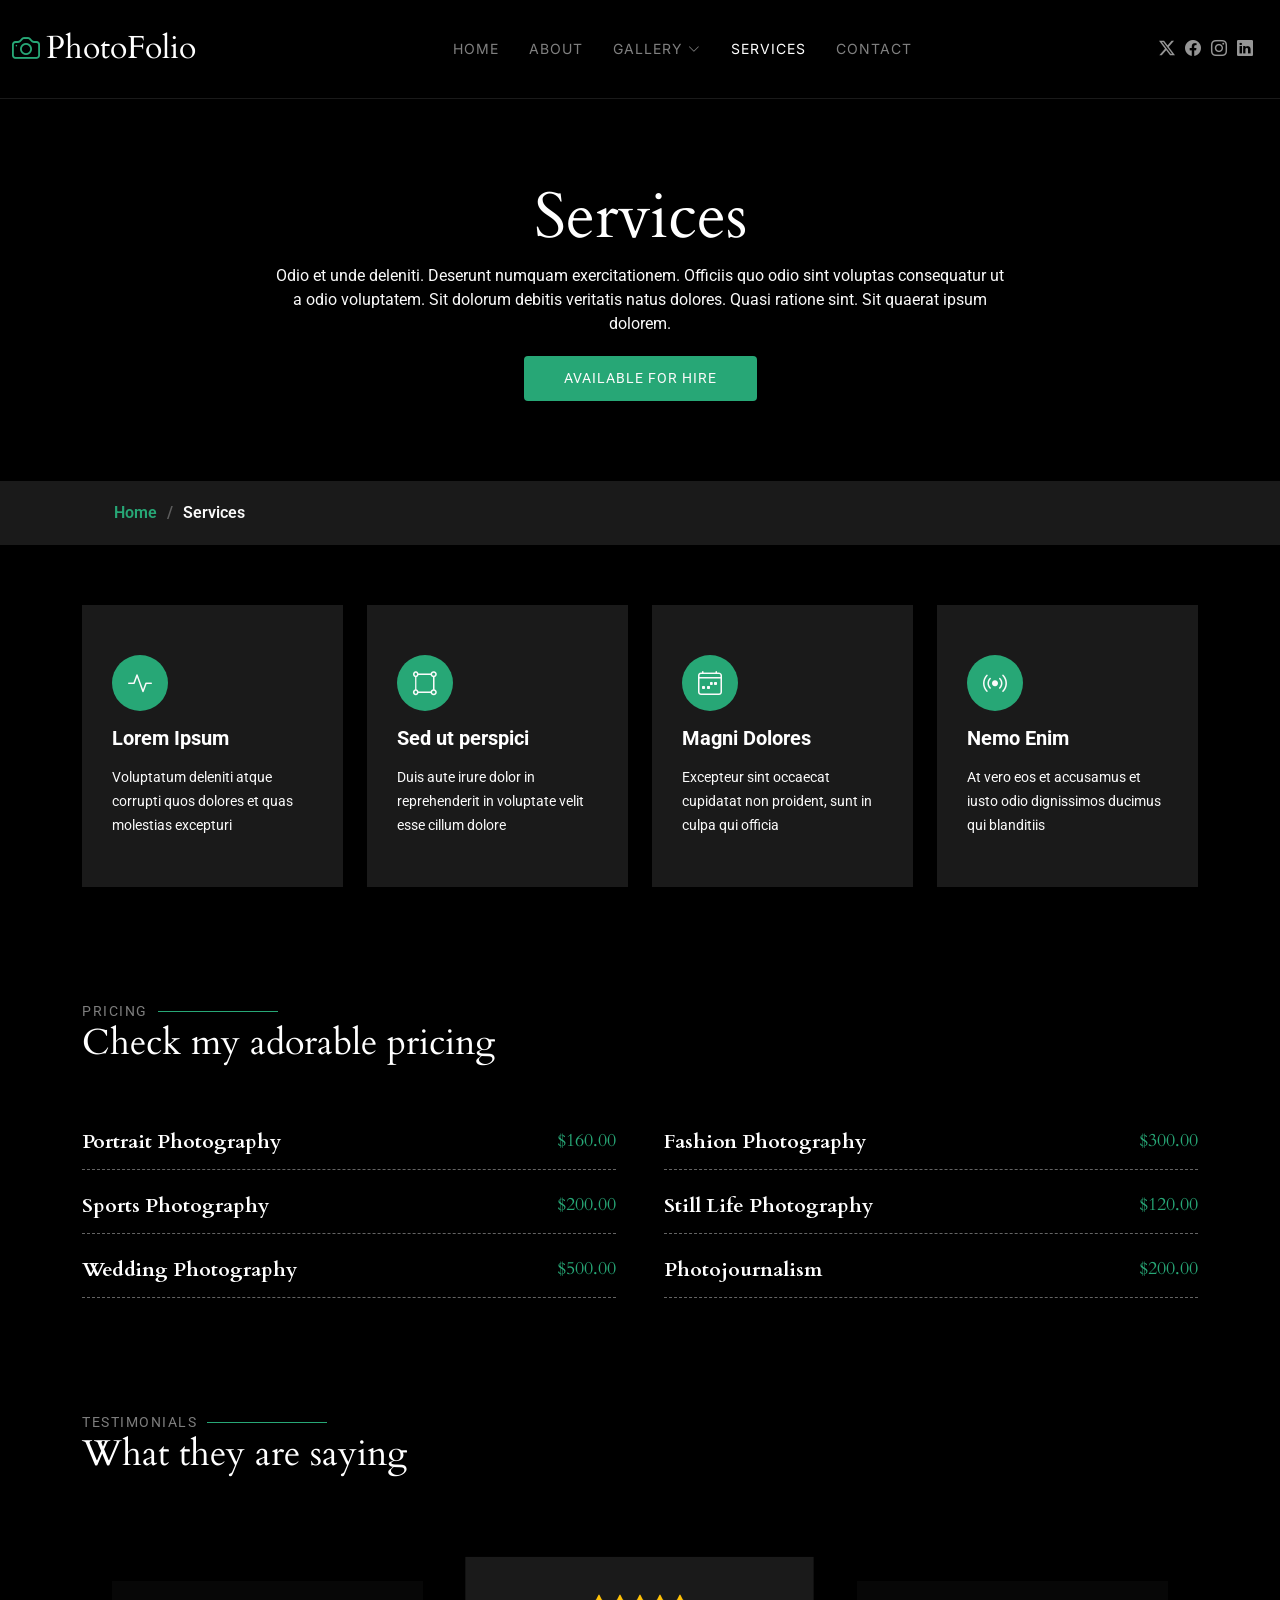
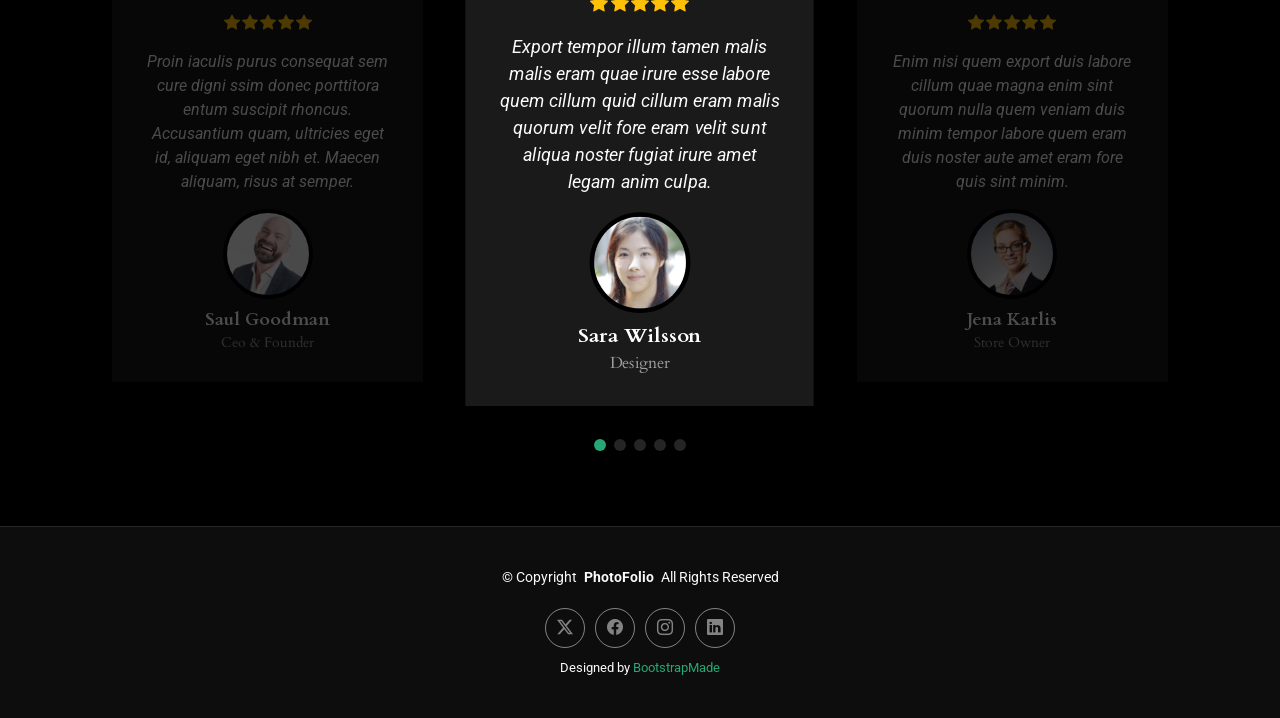
<file: docs/services.html>
<!DOCTYPE html>
<html lang="en">

<head>
  <meta charset="utf-8">
  <meta content="width=device-width, initial-scale=1.0" name="viewport">
  <title>Services - PhotoFolio Bootstrap Template</title>
  <meta name="description" content="">
  <meta name="keywords" content="">

  <!-- Favicons -->
  <link href="assets/img/favicon.png" rel="icon">
  <link href="assets/img/apple-touch-icon.png" rel="apple-touch-icon">

  <!-- Fonts -->
  <link href="https://fonts.googleapis.com" rel="preconnect">
  <link href="https://fonts.gstatic.com" rel="preconnect" crossorigin>
  <link href="https://fonts.googleapis.com/css2?family=Roboto:ital,wght@0,100;0,300;0,400;0,500;0,700;0,900;1,100;1,300;1,400;1,500;1,700;1,900&family=Inter:wght@100;200;300;400;500;600;700;800;900&family=Cardo:ital,wght@0,400;0,700;1,400;1,700&display=swap" rel="stylesheet">

  <!-- Vendor CSS Files -->
  <link href="assets/vendor/bootstrap/css/bootstrap.min.css" rel="stylesheet">
  <link href="assets/vendor/bootstrap-icons/bootstrap-icons.css" rel="stylesheet">
  <link href="assets/vendor/aos/aos.css" rel="stylesheet">
  <link href="assets/vendor/glightbox/css/glightbox.min.css" rel="stylesheet">
  <link href="assets/vendor/swiper/swiper-bundle.min.css" rel="stylesheet">

  <!-- Main CSS File -->
  <link href="assets/css/main.css" rel="stylesheet">

  <!-- =======================================================
  * Template Name: PhotoFolio
  * Template URL: https://bootstrapmade.com/photofolio-bootstrap-photography-website-template/
  * Updated: Aug 07 2024 with Bootstrap v5.3.3
  * Author: BootstrapMade.com
  * License: https://bootstrapmade.com/license/
  ======================================================== -->
</head>

<body class="services-page">

  <header id="header" class="header d-flex align-items-center sticky-top">
    <div class="container-fluid position-relative d-flex align-items-center justify-content-between">

      <a href="index.html" class="logo d-flex align-items-center me-auto me-xl-0">
        <!-- Uncomment the line below if you also wish to use an image logo -->
        <!-- <img src="assets/img/logo.png" alt=""> -->
        <i class="bi bi-camera"></i>
        <h1 class="sitename">PhotoFolio</h1>
      </a>

      <nav id="navmenu" class="navmenu">
        <ul>
          <li><a href="index.html">Home<br></a></li>
          <li><a href="about.html">About</a></li>
          <li class="dropdown"><a href="gallery.html"><span>Gallery</span> <i class="bi bi-chevron-down toggle-dropdown"></i></a>
            <ul>
              <li><a href="gallery.html">Nature</a></li>
              <li><a href="gallery.html">People</a></li>
              <li><a href="gallery.html">Architecture</a></li>
              <li><a href="gallery.html">Animals</a></li>
              <li><a href="gallery.html">Sports</a></li>
              <li><a href="gallery.html">Travel</a></li>
              <li class="dropdown"><a href="#"><span>Deep Dropdown</span> <i class="bi bi-chevron-down toggle-dropdown"></i></a>
                <ul>
                  <li><a href="#">Deep Dropdown 1</a></li>
                  <li><a href="#">Deep Dropdown 2</a></li>
                  <li><a href="#">Deep Dropdown 3</a></li>
                  <li><a href="#">Deep Dropdown 4</a></li>
                  <li><a href="#">Deep Dropdown 5</a></li>
                </ul>
              </li>
            </ul>
          </li>
          <li><a href="services.html" class="active">Services</a></li>
          <li><a href="contact.html">Contact</a></li>
        </ul>
        <i class="mobile-nav-toggle d-xl-none bi bi-list"></i>
      </nav>

      <div class="header-social-links">
        <a href="#" class="twitter"><i class="bi bi-twitter-x"></i></a>
        <a href="#" class="facebook"><i class="bi bi-facebook"></i></a>
        <a href="#" class="instagram"><i class="bi bi-instagram"></i></a>
        <a href="#" class="linkedin"><i class="bi bi-linkedin"></i></a>
      </div>

    </div>
  </header>

  <main class="main">

    <!-- Page Title -->
    <div class="page-title" data-aos="fade">
      <div class="heading">
        <div class="container">
          <div class="row d-flex justify-content-center text-center">
            <div class="col-lg-8">
              <h1>Services</h1>
              <p class="mb-0">Odio et unde deleniti. Deserunt numquam exercitationem. Officiis quo odio sint voluptas consequatur ut a odio voluptatem. Sit dolorum debitis veritatis natus dolores. Quasi ratione sint. Sit quaerat ipsum dolorem.</p>
              <a href="contact.html" class="cta-btn">Available for Hire<br></a>
            </div>
          </div>
        </div>
      </div>
      <nav class="breadcrumbs">
        <div class="container">
          <ol>
            <li><a href="index.html">Home</a></li>
            <li class="current">Services</li>
          </ol>
        </div>
      </nav>
    </div><!-- End Page Title -->

    <!-- Services Section -->
    <section id="services" class="services section">

      <div class="container">

        <div class="row gy-4">

          <div class="col-xl-3 col-md-6 d-flex" data-aos="fade-up" data-aos-delay="100">
            <div class="service-item position-relative">
              <div class="icon"><i class="bi bi-activity icon"></i></div>
              <h4><a href="" class="stretched-link">Lorem Ipsum</a></h4>
              <p>Voluptatum deleniti atque corrupti quos dolores et quas molestias excepturi</p>
            </div>
          </div><!-- End Service Item -->

          <div class="col-xl-3 col-md-6 d-flex" data-aos="fade-up" data-aos-delay="200">
            <div class="service-item position-relative">
              <div class="icon"><i class="bi bi-bounding-box-circles icon"></i></div>
              <h4><a href="" class="stretched-link">Sed ut perspici</a></h4>
              <p>Duis aute irure dolor in reprehenderit in voluptate velit esse cillum dolore</p>
            </div>
          </div><!-- End Service Item -->

          <div class="col-xl-3 col-md-6 d-flex" data-aos="fade-up" data-aos-delay="300">
            <div class="service-item position-relative">
              <div class="icon"><i class="bi bi-calendar4-week icon"></i></div>
              <h4><a href="" class="stretched-link">Magni Dolores</a></h4>
              <p>Excepteur sint occaecat cupidatat non proident, sunt in culpa qui officia</p>
            </div>
          </div><!-- End Service Item -->

          <div class="col-xl-3 col-md-6 d-flex" data-aos="fade-up" data-aos-delay="400">
            <div class="service-item position-relative">
              <div class="icon"><i class="bi bi-broadcast icon"></i></div>
              <h4><a href="" class="stretched-link">Nemo Enim</a></h4>
              <p>At vero eos et accusamus et iusto odio dignissimos ducimus qui blanditiis</p>
            </div>
          </div><!-- End Service Item -->

        </div>

      </div>

    </section><!-- /Services Section -->

    <!-- Pricing Section -->
    <section id="pricing" class="pricing section">

      <!-- Section Title -->
      <div class="container section-title" data-aos="fade-up">
        <h2>Pricing</h2>
        <p>Check my adorable pricing</p>
      </div><!-- End Section Title -->

      <div class="container" data-aos="fade-up" data-aos-delay="100">

        <div class="row gy-4 gx-lg-5">

          <div class="col-lg-6">
            <div class="pricing-item d-flex justify-content-between">
              <h3>Portrait Photography</h3>
              <h4>$160.00</h4>
            </div>
          </div><!-- End Pricing Item -->

          <div class="col-lg-6">
            <div class="pricing-item d-flex justify-content-between">
              <h3>Fashion Photography</h3>
              <h4>$300.00</h4>
            </div>
          </div><!-- End Pricing Item -->

          <div class="col-lg-6">
            <div class="pricing-item d-flex justify-content-between">
              <h3>Sports Photography</h3>
              <h4>$200.00</h4>
            </div>
          </div><!-- End Pricing Item -->

          <div class="col-lg-6">
            <div class="pricing-item d-flex justify-content-between">
              <h3>Still Life Photography</h3>
              <h4>$120.00</h4>
            </div>
          </div><!-- End Pricing Item -->

          <div class="col-lg-6">
            <div class="pricing-item d-flex justify-content-between">
              <h3>Wedding Photography</h3>
              <h4>$500.00</h4>
            </div>
          </div><!-- End Pricing Item -->

          <div class="col-lg-6">
            <div class="pricing-item d-flex justify-content-between">
              <h3>Photojournalism</h3>
              <h4>$200.00</h4>
            </div>
          </div><!-- End Pricing Item -->

        </div>

      </div>

    </section><!-- /Pricing Section -->

    <!-- Testimonials Section -->
    <section id="testimonials" class="testimonials section">

      <!-- Section Title -->
      <div class="container section-title" data-aos="fade-up">
        <h2>Testimonials</h2>
        <p>What they are saying</p>
      </div><!-- End Section Title -->

      <div class="container" data-aos="fade-up" data-aos-delay="100">

        <div class="swiper init-swiper">
          <script type="application/json" class="swiper-config">
            {
              "loop": true,
              "speed": 600,
              "autoplay": {
                "delay": 5000
              },
              "slidesPerView": "auto",
              "pagination": {
                "el": ".swiper-pagination",
                "type": "bullets",
                "clickable": true
              },
              "breakpoints": {
                "320": {
                  "slidesPerView": 1,
                  "spaceBetween": 40
                },
                "1200": {
                  "slidesPerView": 3,
                  "spaceBetween": 1
                }
              }
            }
          </script>
          <div class="swiper-wrapper">

            <div class="swiper-slide">
              <div class="testimonial-item">
                <div class="stars">
                  <i class="bi bi-star-fill"></i><i class="bi bi-star-fill"></i><i class="bi bi-star-fill"></i><i class="bi bi-star-fill"></i><i class="bi bi-star-fill"></i>
                </div>
                <p>
                  Proin iaculis purus consequat sem cure digni ssim donec porttitora entum suscipit rhoncus. Accusantium quam, ultricies eget id, aliquam eget nibh et. Maecen aliquam, risus at semper.
                </p>
                <div class="profile mt-auto">
                  <img src="assets/img/testimonials/testimonials-1.jpg" class="testimonial-img" alt="">
                  <h3>Saul Goodman</h3>
                  <h4>Ceo &amp; Founder</h4>
                </div>
              </div>
            </div><!-- End testimonial item -->

            <div class="swiper-slide">
              <div class="testimonial-item">
                <div class="stars">
                  <i class="bi bi-star-fill"></i><i class="bi bi-star-fill"></i><i class="bi bi-star-fill"></i><i class="bi bi-star-fill"></i><i class="bi bi-star-fill"></i>
                </div>
                <p>
                  Export tempor illum tamen malis malis eram quae irure esse labore quem cillum quid cillum eram malis quorum velit fore eram velit sunt aliqua noster fugiat irure amet legam anim culpa.
                </p>
                <div class="profile mt-auto">
                  <img src="assets/img/testimonials/testimonials-2.jpg" class="testimonial-img" alt="">
                  <h3>Sara Wilsson</h3>
                  <h4>Designer</h4>
                </div>
              </div>
            </div><!-- End testimonial item -->

            <div class="swiper-slide">
              <div class="testimonial-item">
                <div class="stars">
                  <i class="bi bi-star-fill"></i><i class="bi bi-star-fill"></i><i class="bi bi-star-fill"></i><i class="bi bi-star-fill"></i><i class="bi bi-star-fill"></i>
                </div>
                <p>
                  Enim nisi quem export duis labore cillum quae magna enim sint quorum nulla quem veniam duis minim tempor labore quem eram duis noster aute amet eram fore quis sint minim.
                </p>
                <div class="profile mt-auto">
                  <img src="assets/img/testimonials/testimonials-3.jpg" class="testimonial-img" alt="">
                  <h3>Jena Karlis</h3>
                  <h4>Store Owner</h4>
                </div>
              </div>
            </div><!-- End testimonial item -->

            <div class="swiper-slide">
              <div class="testimonial-item">
                <div class="stars">
                  <i class="bi bi-star-fill"></i><i class="bi bi-star-fill"></i><i class="bi bi-star-fill"></i><i class="bi bi-star-fill"></i><i class="bi bi-star-fill"></i>
                </div>
                <p>
                  Fugiat enim eram quae cillum dolore dolor amet nulla culpa multos export minim fugiat minim velit minim dolor enim duis veniam ipsum anim magna sunt elit fore quem dolore labore illum veniam.
                </p>
                <div class="profile mt-auto">
                  <img src="assets/img/testimonials/testimonials-4.jpg" class="testimonial-img" alt="">
                  <h3>Matt Brandon</h3>
                  <h4>Freelancer</h4>
                </div>
              </div>
            </div><!-- End testimonial item -->

            <div class="swiper-slide">
              <div class="testimonial-item">
                <div class="stars">
                  <i class="bi bi-star-fill"></i><i class="bi bi-star-fill"></i><i class="bi bi-star-fill"></i><i class="bi bi-star-fill"></i><i class="bi bi-star-fill"></i>
                </div>
                <p>
                  Quis quorum aliqua sint quem legam fore sunt eram irure aliqua veniam tempor noster veniam enim culpa labore duis sunt culpa nulla illum cillum fugiat legam esse veniam culpa fore nisi cillum quid.
                </p>
                <div class="profile mt-auto">
                  <img src="assets/img/testimonials/testimonials-5.jpg" class="testimonial-img" alt="">
                  <h3>John Larson</h3>
                  <h4>Entrepreneur</h4>
                </div>
              </div>
            </div><!-- End testimonial item -->

          </div>
          <div class="swiper-pagination"></div>
        </div>

      </div>

    </section><!-- /Testimonials Section -->

  </main>

  <footer id="footer" class="footer">

    <div class="container">
      <div class="copyright text-center ">
        <p>© <span>Copyright</span> <strong class="px-1 sitename">PhotoFolio</strong> <span>All Rights Reserved</span></p>
      </div>
      <div class="social-links d-flex justify-content-center">
        <a href=""><i class="bi bi-twitter-x"></i></a>
        <a href=""><i class="bi bi-facebook"></i></a>
        <a href=""><i class="bi bi-instagram"></i></a>
        <a href=""><i class="bi bi-linkedin"></i></a>
      </div>
      <div class="credits">
        <!-- All the links in the footer should remain intact. -->
        <!-- You can delete the links only if you've purchased the pro version. -->
        <!-- Licensing information: https://bootstrapmade.com/license/ -->
        <!-- Purchase the pro version with working PHP/AJAX contact form: [buy-url] -->
        Designed by <a href="https://bootstrapmade.com/">BootstrapMade</a>
      </div>
    </div>

  </footer>

  <!-- Scroll Top -->
  <a href="#" id="scroll-top" class="scroll-top d-flex align-items-center justify-content-center"><i class="bi bi-arrow-up-short"></i></a>

  <!-- Preloader -->
  <div id="preloader">
    <div class="line"></div>
  </div>

  <!-- Vendor JS Files -->
  <script src="assets/vendor/bootstrap/js/bootstrap.bundle.min.js"></script>
  <script src="assets/vendor/php-email-form/validate.js"></script>
  <script src="assets/vendor/aos/aos.js"></script>
  <script src="assets/vendor/glightbox/js/glightbox.min.js"></script>
  <script src="assets/vendor/swiper/swiper-bundle.min.js"></script>

  <!-- Main JS File -->
  <script src="assets/js/main.js"></script>

</body>

</html>
</file>
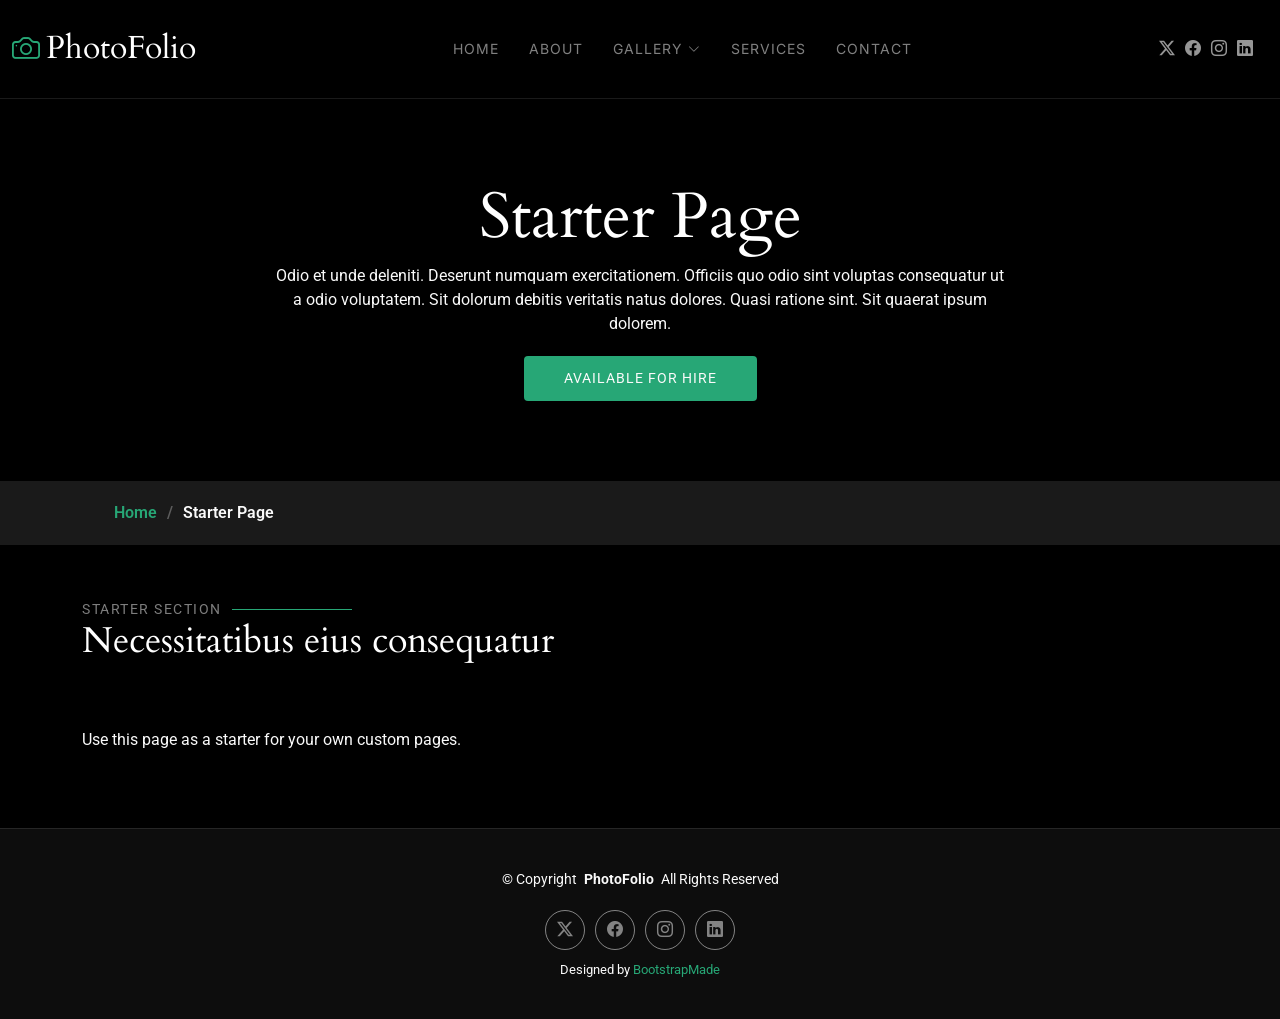
<file: docs/starter-page.html>
<!DOCTYPE html>
<html lang="en">

<head>
  <meta charset="utf-8">
  <meta content="width=device-width, initial-scale=1.0" name="viewport">
  <title>Starter Page - PhotoFolio Bootstrap Template</title>
  <meta name="description" content="">
  <meta name="keywords" content="">

  <!-- Favicons -->
  <link href="assets/img/favicon.png" rel="icon">
  <link href="assets/img/apple-touch-icon.png" rel="apple-touch-icon">

  <!-- Fonts -->
  <link href="https://fonts.googleapis.com" rel="preconnect">
  <link href="https://fonts.gstatic.com" rel="preconnect" crossorigin>
  <link href="https://fonts.googleapis.com/css2?family=Roboto:ital,wght@0,100;0,300;0,400;0,500;0,700;0,900;1,100;1,300;1,400;1,500;1,700;1,900&family=Inter:wght@100;200;300;400;500;600;700;800;900&family=Cardo:ital,wght@0,400;0,700;1,400;1,700&display=swap" rel="stylesheet">

  <!-- Vendor CSS Files -->
  <link href="assets/vendor/bootstrap/css/bootstrap.min.css" rel="stylesheet">
  <link href="assets/vendor/bootstrap-icons/bootstrap-icons.css" rel="stylesheet">
  <link href="assets/vendor/aos/aos.css" rel="stylesheet">
  <link href="assets/vendor/glightbox/css/glightbox.min.css" rel="stylesheet">
  <link href="assets/vendor/swiper/swiper-bundle.min.css" rel="stylesheet">

  <!-- Main CSS File -->
  <link href="assets/css/main.css" rel="stylesheet">

  <!-- =======================================================
  * Template Name: PhotoFolio
  * Template URL: https://bootstrapmade.com/photofolio-bootstrap-photography-website-template/
  * Updated: Aug 07 2024 with Bootstrap v5.3.3
  * Author: BootstrapMade.com
  * License: https://bootstrapmade.com/license/
  ======================================================== -->
</head>

<body class="starter-page-page">

  <header id="header" class="header d-flex align-items-center sticky-top">
    <div class="container-fluid position-relative d-flex align-items-center justify-content-between">

      <a href="index.html" class="logo d-flex align-items-center me-auto me-xl-0">
        <!-- Uncomment the line below if you also wish to use an image logo -->
        <!-- <img src="assets/img/logo.png" alt=""> -->
        <i class="bi bi-camera"></i>
        <h1 class="sitename">PhotoFolio</h1>
      </a>

      <nav id="navmenu" class="navmenu">
        <ul>
          <li><a href="index.html">Home<br></a></li>
          <li><a href="about.html">About</a></li>
          <li class="dropdown"><a href="gallery.html"><span>Gallery</span> <i class="bi bi-chevron-down toggle-dropdown"></i></a>
            <ul>
              <li><a href="gallery.html">Nature</a></li>
              <li><a href="gallery.html">People</a></li>
              <li><a href="gallery.html">Architecture</a></li>
              <li><a href="gallery.html">Animals</a></li>
              <li><a href="gallery.html">Sports</a></li>
              <li><a href="gallery.html">Travel</a></li>
              <li class="dropdown"><a href="#"><span>Deep Dropdown</span> <i class="bi bi-chevron-down toggle-dropdown"></i></a>
                <ul>
                  <li><a href="#">Deep Dropdown 1</a></li>
                  <li><a href="#">Deep Dropdown 2</a></li>
                  <li><a href="#">Deep Dropdown 3</a></li>
                  <li><a href="#">Deep Dropdown 4</a></li>
                  <li><a href="#">Deep Dropdown 5</a></li>
                </ul>
              </li>
            </ul>
          </li>
          <li><a href="services.html">Services</a></li>
          <li><a href="contact.html">Contact</a></li>
        </ul>
        <i class="mobile-nav-toggle d-xl-none bi bi-list"></i>
      </nav>

      <div class="header-social-links">
        <a href="#" class="twitter"><i class="bi bi-twitter-x"></i></a>
        <a href="#" class="facebook"><i class="bi bi-facebook"></i></a>
        <a href="#" class="instagram"><i class="bi bi-instagram"></i></a>
        <a href="#" class="linkedin"><i class="bi bi-linkedin"></i></a>
      </div>

    </div>
  </header>

  <main class="main">

    <!-- Page Title -->
    <div class="page-title" data-aos="fade">
      <div class="heading">
        <div class="container">
          <div class="row d-flex justify-content-center text-center">
            <div class="col-lg-8">
              <h1>Starter Page</h1>
              <p class="mb-0">Odio et unde deleniti. Deserunt numquam exercitationem. Officiis quo odio sint voluptas consequatur ut a odio voluptatem. Sit dolorum debitis veritatis natus dolores. Quasi ratione sint. Sit quaerat ipsum dolorem.</p>
              <a href="contact.html" class="cta-btn">Available for Hire<br></a>
            </div>
          </div>
        </div>
      </div>
      <nav class="breadcrumbs">
        <div class="container">
          <ol>
            <li><a href="index.html">Home</a></li>
            <li class="current">Starter Page</li>
          </ol>
        </div>
      </nav>
    </div><!-- End Page Title -->

    <!-- Starter Section Section -->
    <section id="starter-section" class="starter-section section">

      <!-- Section Title -->
      <div class="container section-title" data-aos="fade-up">
        <h2>Starter Section</h2>
        <p>Necessitatibus eius consequatur</p>
      </div><!-- End Section Title -->

      <div class="container" data-aos="fade-up">
        <p>Use this page as a starter for your own custom pages.</p>
      </div>

    </section><!-- /Starter Section Section -->

  </main>

  <footer id="footer" class="footer">

    <div class="container">
      <div class="copyright text-center ">
        <p>© <span>Copyright</span> <strong class="px-1 sitename">PhotoFolio</strong> <span>All Rights Reserved</span></p>
      </div>
      <div class="social-links d-flex justify-content-center">
        <a href=""><i class="bi bi-twitter-x"></i></a>
        <a href=""><i class="bi bi-facebook"></i></a>
        <a href=""><i class="bi bi-instagram"></i></a>
        <a href=""><i class="bi bi-linkedin"></i></a>
      </div>
      <div class="credits">
        <!-- All the links in the footer should remain intact. -->
        <!-- You can delete the links only if you've purchased the pro version. -->
        <!-- Licensing information: https://bootstrapmade.com/license/ -->
        <!-- Purchase the pro version with working PHP/AJAX contact form: [buy-url] -->
        Designed by <a href="https://bootstrapmade.com/">BootstrapMade</a>
      </div>
    </div>

  </footer>

  <!-- Scroll Top -->
  <a href="#" id="scroll-top" class="scroll-top d-flex align-items-center justify-content-center"><i class="bi bi-arrow-up-short"></i></a>

  <!-- Preloader -->
  <div id="preloader">
    <div class="line"></div>
  </div>

  <!-- Vendor JS Files -->
  <script src="assets/vendor/bootstrap/js/bootstrap.bundle.min.js"></script>
  <script src="assets/vendor/php-email-form/validate.js"></script>
  <script src="assets/vendor/aos/aos.js"></script>
  <script src="assets/vendor/glightbox/js/glightbox.min.js"></script>
  <script src="assets/vendor/swiper/swiper-bundle.min.js"></script>

  <!-- Main JS File -->
  <script src="assets/js/main.js"></script>

</body>

</html>
</file>
<file: docs/en/assets/css/main.css>
/**
* Template Name: PhotoFolio
* Template URL: https://bootstrapmade.com/photofolio-bootstrap-photography-website-template/
* Updated: Aug 07 2024 with Bootstrap v5.3.3
* Author: BootstrapMade.com
* License: https://bootstrapmade.com/license/
*/

/*--------------------------------------------------------------
# Font & Color Variables
# Help: https://bootstrapmade.com/color-system/
--------------------------------------------------------------*/
/* Fonts */
:root {
  --default-font: "Roboto",  system-ui, -apple-system, "Segoe UI", Roboto, "Helvetica Neue", Arial, "Noto Sans", "Liberation Sans", sans-serif, "Apple Color Emoji", "Segoe UI Emoji", "Segoe UI Symbol", "Noto Color Emoji";
  --heading-font: "Cardo",  sans-serif;
  --nav-font: "Inter",  sans-serif;
}

/* Global Colors - The following color variables are used throughout the website. Updating them here will change the color scheme of the entire website */
:root { 
  --background-color: #000000; /* Background color for the entire website, including individual sections */
  --default-color: #fafafa; /* Default color used for the majority of the text content across the entire website */
  --heading-color: #ffffff; /* Color for headings, subheadings and title throughout the website */
  --accent-color: #27a776; /* Accent color that represents your brand on the website. It's used for buttons, links, and other elements that need to stand out */
  --surface-color: #1a1a1a; /* The surface color is used as a background of boxed elements within sections, such as cards, icon boxes, or other elements that require a visual separation from the global background. */
  --contrast-color: #ffffff; /* Contrast color for text, ensuring readability against backgrounds of accent, heading, or default colors. */
}

/* Nav Menu Colors - The following color variables are used specifically for the navigation menu. They are separate from the global colors to allow for more customization options */
:root {
  --nav-color: rgba(255, 255, 255, 0.5);  /* The default color of the main navmenu links */
  --nav-hover-color: #ffffff; /* Applied to main navmenu links when they are hovered over or active */
  --nav-mobile-background-color: #1a1a1a; /* Used as the background color for mobile navigation menu */
  --nav-dropdown-background-color: #1a1a1a; /* Used as the background color for dropdown items that appear when hovering over primary navigation items */
  --nav-dropdown-color: rgba(255, 255, 255, 0.5); /* Used for navigation links of the dropdown items in the navigation menu. */
  --nav-dropdown-hover-color: #ffffff; /* Similar to --nav-hover-color, this color is applied to dropdown navigation links when they are hovered over. */
}

/* Color Presets - These classes override global colors when applied to any section or element, providing reuse of the sam color scheme. */

.light-background {
  --background-color: #1a1a1a;
  --surface-color: #343434;
}

.dark-background {
  --background-color: #060606;
  --default-color: #ffffff;
  --heading-color: #ffffff;
  --surface-color: #252525;
  --contrast-color: #ffffff;
}

/* Smooth scroll */
:root {
  scroll-behavior: smooth;
}

/*--------------------------------------------------------------
# General Styling & Shared Classes
--------------------------------------------------------------*/
body {
  color: var(--default-color);
  background-color: var(--background-color);
  font-family: var(--default-font);
}

a {
  color: var(--accent-color);
  text-decoration: none;
  transition: 0.3s;
}

a:hover {
  color: color-mix(in srgb, var(--accent-color), transparent 25%);
  text-decoration: none;
}

h1,
h2,
h3,
h4,
h5,
h6 {
  color: var(--heading-color);
  font-family: var(--heading-font);
}

/* PHP Email Form Messages
------------------------------*/
.php-email-form .error-message {
  display: none;
  background: #df1529;
  color: #ffffff;
  text-align: left;
  padding: 15px;
  margin-bottom: 24px;
  font-weight: 600;
}

.php-email-form .sent-message {
  display: none;
  color: #ffffff;
  background: #059652;
  text-align: center;
  padding: 15px;
  margin-bottom: 24px;
  font-weight: 600;
}

.php-email-form .loading {
  display: none;
  background: var(--surface-color);
  text-align: center;
  padding: 15px;
  margin-bottom: 24px;
}

.php-email-form .loading:before {
  content: "";
  display: inline-block;
  border-radius: 50%;
  width: 24px;
  height: 24px;
  margin: 0 10px -6px 0;
  border: 3px solid var(--accent-color);
  border-top-color: var(--surface-color);
  animation: php-email-form-loading 1s linear infinite;
}

@keyframes php-email-form-loading {
  0% {
    transform: rotate(0deg);
  }

  100% {
    transform: rotate(360deg);
  }
}

/*--------------------------------------------------------------
# Global Header
--------------------------------------------------------------*/
.header {
  color: var(--default-color);
  background-color: var(--background-color);
  padding: 20px 0;
  transition: all 0.5s;
  z-index: 997;
  border-bottom: 1px solid var(--background-color);
}

.header .logo {
  line-height: 1;
}

.header .logo img {
  max-height: 36px;
  margin-right: 8px;
}

.header .logo h1 {
  font-size: 32px;
  margin: 0;
  font-weight: 400;
  color: var(--heading-color);
}

.header .logo i {
  font-size: 28px;
  margin-right: 6px;
}

.header .header-social-links {
  padding-right: 15px;
}

.header .header-social-links a {
  color: color-mix(in srgb, var(--default-color), transparent 40%);
  padding-left: 6px;
  display: inline-block;
  transition: 0.3s;
  font-size: 16px;
}

.header .header-social-links a:hover {
  color: var(--accent-color);
}

.header .header-social-links a i {
  line-height: 0px;
}

@media (max-width: 1200px) {
  .header .logo {
    order: 1;
  }

  .header .logo h1 {
    font-size: 26px;
  }

  .header .logo i {
    font-size: 20px;
  }

  .header .header-social-links {
    order: 2;
  }

  .header .header-social-links a {
    font-size: 16px;
  }

  .header .navmenu {
    order: 3;
  }
}

.scrolled .header {
  border-color: color-mix(in srgb, var(--background-color) 90%, white 20%);
}

/*--------------------------------------------------------------
# Navigation Menu
--------------------------------------------------------------*/
/* Navmenu - Desktop */
@media (min-width: 1200px) {
  .navmenu {
    padding: 0;
  }

  .navmenu ul {
    margin: 0;
    padding: 0;
    display: flex;
    list-style: none;
    align-items: center;
  }

  .navmenu li {
    position: relative;
  }

  .navmenu a,
  .navmenu a:focus {
    color: var(--nav-color);
    padding: 18px 15px;
    font-size: 14px;
    font-family: var(--nav-font);
    font-weight: 400;
    display: flex;
    align-items: center;
    justify-content: space-between;
    white-space: nowrap;
    transition: 0.3s;
    text-transform: uppercase;
    letter-spacing: 1px;
  }

  .navmenu a i,
  .navmenu a:focus i {
    font-size: 12px;
    line-height: 0;
    margin-left: 5px;
    transition: 0.3s;
  }

  .navmenu li:last-child a {
    padding-right: 0;
  }

  .navmenu li:hover>a,
  .navmenu .active,
  .navmenu .active:focus {
    color: var(--nav-hover-color);
  }

  .navmenu .dropdown ul {
    margin: 0;
    padding: 10px 0;
    background: var(--nav-dropdown-background-color);
    display: block;
    position: absolute;
    visibility: hidden;
    left: 14px;
    top: 130%;
    opacity: 0;
    transition: 0.3s;
    border-radius: 4px;
    z-index: 99;
  }

  .navmenu .dropdown ul li {
    min-width: 200px;
  }

  .navmenu .dropdown ul a {
    padding: 10px 20px;
    font-size: 15px;
    text-transform: none;
    color: var(--nav-dropdown-color);
  }

  .navmenu .dropdown ul a i {
    font-size: 12px;
  }

  .navmenu .dropdown ul a:hover,
  .navmenu .dropdown ul .active:hover,
  .navmenu .dropdown ul li:hover>a {
    color: var(--nav-dropdown-hover-color);
  }

  .navmenu .dropdown:hover>ul {
    opacity: 1;
    top: 100%;
    visibility: visible;
  }

  .navmenu .dropdown .dropdown ul {
    top: 0;
    left: -90%;
    visibility: hidden;
  }

  .navmenu .dropdown .dropdown:hover>ul {
    opacity: 1;
    top: 0;
    left: -100%;
    visibility: visible;
  }
}

/* Navmenu - Mobile */
@media (max-width: 1199px) {
  .mobile-nav-toggle {
    color: var(--nav-color);
    font-size: 28px;
    line-height: 0;
    margin-right: 10px;
    cursor: pointer;
    transition: color 0.3s;
  }

  .navmenu {
    padding: 0;
    z-index: 9997;
  }

  .navmenu ul {
    display: none;
    position: absolute;
    inset: 60px 20px 20px 20px;
    padding: 10px 0;
    margin: 0;
    border-radius: 6px;
    background-color: var(--nav-mobile-background-color);
    overflow-y: auto;
    transition: 0.3s;
    z-index: 9998;
    box-shadow: 0px 0px 30px rgba(0, 0, 0, 0.1);
  }

  .navmenu a,
  .navmenu a:focus {
    color: var(--nav-dropdown-color);
    padding: 10px 20px;
    font-family: var(--nav-font);
    font-size: 17px;
    font-weight: 500;
    display: flex;
    align-items: center;
    justify-content: space-between;
    white-space: nowrap;
    transition: 0.3s;
  }

  .navmenu a i,
  .navmenu a:focus i {
    font-size: 12px;
    line-height: 0;
    margin-left: 5px;
    width: 30px;
    height: 30px;
    display: flex;
    align-items: center;
    justify-content: center;
    border-radius: 50%;
    transition: 0.3s;
    background-color: color-mix(in srgb, var(--accent-color), transparent 90%);
  }

  .navmenu a i:hover,
  .navmenu a:focus i:hover {
    background-color: var(--accent-color);
    color: var(--contrast-color);
  }

  .navmenu a:hover,
  .navmenu .active,
  .navmenu .active:focus {
    color: var(--nav-dropdown-hover-color);
  }

  .navmenu .active i,
  .navmenu .active:focus i {
    background-color: var(--accent-color);
    color: var(--contrast-color);
    transform: rotate(180deg);
  }

  .navmenu .dropdown ul {
    position: static;
    display: none;
    z-index: 99;
    padding: 10px 0;
    margin: 10px 20px;
    background-color: var(--nav-dropdown-background-color);
    border: 1px solid color-mix(in srgb, var(--default-color), transparent 90%);
    box-shadow: none;
    transition: all 0.5s ease-in-out;
  }

  .navmenu .dropdown ul ul {
    background-color: rgba(33, 37, 41, 0.1);
  }

  .navmenu .dropdown>.dropdown-active {
    display: block;
    background-color: rgba(33, 37, 41, 0.03);
  }

  .mobile-nav-active {
    overflow: hidden;
  }

  .mobile-nav-active .mobile-nav-toggle {
    color: #fff;
    position: absolute;
    font-size: 32px;
    top: 15px;
    right: 15px;
    margin-right: 0;
    z-index: 9999;
  }

  .mobile-nav-active .navmenu {
    position: fixed;
    overflow: hidden;
    inset: 0;
    background: rgba(33, 37, 41, 0.8);
    transition: 0.3s;
  }

  .mobile-nav-active .navmenu>ul {
    display: block;
  }
}

/*--------------------------------------------------------------
# Global Footer
--------------------------------------------------------------*/
.footer {
  --background-color: color-mix(in srgb, var(--default-color), transparent 95%);
  border-top: 1px solid color-mix(in srgb, var(--default-color), transparent 90%);
  color: var(--default-color);
  background-color: var(--background-color);
  font-size: 14px;
  padding: 40px 0;
  position: relative;
}

.footer .copyright p {
  margin-bottom: 0;
}

.footer .social-links {
  margin-top: 20px;
}

.footer .social-links a {
  display: flex;
  align-items: center;
  justify-content: center;
  width: 40px;
  height: 40px;
  border-radius: 50%;
  border: 1px solid color-mix(in srgb, var(--default-color), transparent 50%);
  font-size: 16px;
  color: color-mix(in srgb, var(--default-color), transparent 50%);
  margin: 0 5px;
  transition: 0.3s;
}

.footer .social-links a:hover {
  color: var(--accent-color);
  border-color: var(--accent-color);
}

.footer .credits {
  margin-top: 10px;
  font-size: 13px;
  text-align: center;
}

/*--------------------------------------------------------------
# Preloader
--------------------------------------------------------------*/
#preloader {
  display: flex;
  position: fixed;
  inset: 0;
  width: 100%;
  height: 100vh;
  z-index: 99999;
}

#preloader:before,
#preloader:after {
  content: "";
  background-color: #000000;
  position: absolute;
  inset: 0;
  width: 50%;
  height: 100%;
  transition: all 0.3s ease 0s;
  z-index: -1;
}

#preloader:after {
  left: auto;
  right: 0;
}

#preloader .line {
  position: relative;
  overflow: hidden;
  margin: auto;
  width: 1px;
  height: 280px;
  transition: all 0.8s ease 0s;
}

#preloader .line:before {
  content: "";
  position: absolute;
  background-color: #ffffff;
  left: 0;
  top: 50%;
  width: 1px;
  height: 0%;
  transform: translateY(-50%);
  animation: lineincrease 1000ms ease-in-out 0s forwards;
}

#preloader .line:after {
  content: "";
  position: absolute;
  background-color: color-mix(in srgb, var(--default-color), transparent 95%);
  left: 0;
  top: 0;
  width: 1px;
  height: 100%;
  transform: translateY(-100%);
  animation: linemove 1200ms linear 0s infinite;
  animation-delay: 2000ms;
}

#preloader.loaded .line {
  opacity: 0;
  height: 100% !important;
}

#preloader.loaded .line:after {
  opacity: 0;
}

#preloader.loaded:before,
#preloader.loaded:after {
  animation: preloaderfinish 300ms ease-in-out 500ms forwards;
}

@keyframes lineincrease {
  0% {
    height: 0%;
  }

  100% {
    height: 100%;
  }
}

@keyframes linemove {
  0% {
    transform: translateY(200%);
  }

  100% {
    transform: translateY(-100%);
  }
}

@keyframes preloaderfinish {
  0% {
    width: 5 0%;
  }

  100% {
    width: 0%;
  }
}

/*--------------------------------------------------------------
# Scroll Top Button
--------------------------------------------------------------*/
.scroll-top {
  position: fixed;
  visibility: hidden;
  opacity: 0;
  right: 15px;
  bottom: -15px;
  z-index: 99999;
  background-color: var(--accent-color);
  width: 44px;
  height: 44px;
  border-radius: 50px;
  transition: all 0.4s;
}

.scroll-top i {
  font-size: 24px;
  color: var(--default-color);
  line-height: 0;
}

.scroll-top:hover {
  background-color: color-mix(in srgb, var(--accent-color), transparent 20%);
}

.scroll-top.active {
  visibility: visible;
  opacity: 1;
  bottom: 15px;
}

/*--------------------------------------------------------------
# Disable aos animation delay on mobile devices
--------------------------------------------------------------*/
@media screen and (max-width: 768px) {
  [data-aos-delay] {
    transition-delay: 0 !important;
  }
}

/*--------------------------------------------------------------
# Global Page Titles & Breadcrumbs
--------------------------------------------------------------*/
.page-title {
  color: var(--default-color);
  background-color: var(--background-color);
  position: relative;
}

.page-title .heading {
  padding: 80px 0;
  border-top: 1px solid color-mix(in srgb, var(--default-color), transparent 90%);
}

.page-title .heading h1 {
  font-size: 64px;
  font-weight: 400;
}

.page-title .heading .cta-btn {
  color: var(--default-color);
  background: var(--accent-color);
  font-weight: 400;
  font-size: 14px;
  display: inline-block;
  margin-top: 20px;
  padding: 12px 40px;
  border-radius: 4px;
  transition: 0.5s;
  text-transform: uppercase;
  letter-spacing: 1px;
}

.page-title .heading .cta-btn:hover {
  background-color: color-mix(in srgb, var(--accent-color) 90%, white 10%);
}

.page-title nav {
  background-color: color-mix(in srgb, var(--default-color), transparent 90%);
  padding: 20px 0;
}

.page-title nav ol {
  display: flex;
  flex-wrap: wrap;
  list-style: none;
  margin: 0;
  font-size: 16px;
  font-weight: 600;
}

.page-title nav ol li+li {
  padding-left: 10px;
}

.page-title nav ol li+li::before {
  content: "/";
  display: inline-block;
  padding-right: 10px;
  color: color-mix(in srgb, var(--default-color), transparent 70%);
}

/*--------------------------------------------------------------
# Global Sections
--------------------------------------------------------------*/
section,
.section {
  color: var(--default-color);
  background-color: var(--background-color);
  padding: 60px 0;
  scroll-margin-top: 100px;
  overflow: clip;
}

@media (max-width: 1199px) {

  section,
  .section {
    scroll-margin-top: 66px;
  }
}

/*--------------------------------------------------------------
# Global Section Titles
--------------------------------------------------------------*/
.section-title {
  padding-bottom: 60px;
  position: relative;
}

.section-title h2 {
  font-size: 14px;
  font-weight: 400;
  padding: 0;
  line-height: 1px;
  margin: 0;
  letter-spacing: 1.5px;
  text-transform: uppercase;
  color: color-mix(in srgb, var(--default-color), transparent 50%);
  position: relative;
  font-family: var(--default-font);
}

.section-title h2::after {
  content: "";
  width: 120px;
  height: 1px;
  display: inline-block;
  background: var(--accent-color);
  margin: 4px 10px;
}

.section-title p {
  color: var(--heading-color);
  margin: 0;
  font-size: 36px;
  font-weight: 400;
  font-family: var(--heading-font);
}

/*--------------------------------------------------------------
# Hero Section
--------------------------------------------------------------*/
.hero {
  width: 100%;
  min-height: 30vh;
  position: relative;
  padding: 120px 0 60px 0;
  display: flex;
  align-items: center;
}

.hero h2 {
  margin: 0 0 10px 0;
  font-size: 38px;
  font-weight: 700;
}

.hero h2 .underlight {
  position: relative;
  z-index: 1;
  padding: 0 5px;
  display: inline-block;
}

.hero h2 .underlight:before {
  content: "";
  position: absolute;
  height: 50%;
  bottom: 0;
  left: 0;
  right: 0;
  background: var(--accent-color);
  z-index: -1;
}

.hero p {
  color: color-mix(in srgb, var(--default-color), transparent 30%);
  margin-bottom: 30px;
  font-size: 18px;
}

@media (max-width: 768px) {
  .hero h2 {
    font-size: 32px;
  }
}

.hero .btn-get-started {
  color: var(--contrast-color);
  background: var(--accent-color);
  font-weight: 400;
  font-size: 14px;
  display: inline-block;
  padding: 12px 40px;
  border-radius: 4px;
  transition: 0.5s;
  text-transform: uppercase;
  letter-spacing: 1px;
}

.hero .btn-get-started:hover {
  background-color: color-mix(in srgb, var(--accent-color) 90%, white 10%);
}

/*--------------------------------------------------------------
# Gallery Section
--------------------------------------------------------------*/
.gallery .gallery-item {
  position: relative;
  overflow: hidden;
  border-radius: 10px;
}

.gallery .gallery-item img {
  transition: 0.3s;
}

.gallery .gallery-links {
  position: absolute;
  inset: 0;
  opacity: 0;
  transition: all ease-in-out 0.3s;
  background: rgba(0, 0, 0, 0.6);
  z-index: 3;
}

.gallery .gallery-links .preview-link,
.gallery .gallery-links .details-link {
  font-size: 20px;
  color: rgba(255, 255, 255, 0.5);
  transition: 0.3s;
  line-height: 1.2;
  margin: 30px 8px 0 8px;
}

.gallery .gallery-links .preview-link:hover,
.gallery .gallery-links .details-link:hover {
  color: #ffffff;
}

.gallery .gallery-links .details-link {
  font-size: 30px;
  line-height: 0;
}

.gallery .gallery-item:hover .gallery-links {
  opacity: 1;
}

.gallery .gallery-item:hover .preview-link,
.gallery .gallery-item:hover .details-link {
  margin-top: 0;
}

.gallery .gallery-item:hover img {
  transform: scale(1.1);
}

.glightbox-clean .gslide-description {
  background: #272727;
}

.glightbox-clean .gslide-title {
  color: rgba(255, 255, 255, 0.8);
  margin: 0;
}

/*--------------------------------------------------------------
# About Section
--------------------------------------------------------------*/
.about .content h2 {
  font-weight: 700;
  font-size: 24px;
}

.about .content ul {
  list-style: none;
  padding: 0;
}

.about .content ul li {
  margin-bottom: 20px;
  display: flex;
  align-items: center;
}

.about .content ul strong {
  margin-right: 10px;
}

.about .content ul i {
  font-size: 16px;
  margin-right: 5px;
  color: var(--accent-color);
  line-height: 0;
}

/*--------------------------------------------------------------
# Testimonials Section
--------------------------------------------------------------*/
.testimonials .testimonial-item {
  background-color: var(--surface-color);
  box-shadow: 0px 0 20px rgba(0, 0, 0, 0.1);
  box-sizing: content-box;
  padding: 30px;
  margin: 40px 30px;
  min-height: 320px;
  display: flex;
  flex-direction: column;
  text-align: center;
  transition: 0.3s;
}

.testimonials .testimonial-item .stars {
  margin-bottom: 15px;
}

.testimonials .testimonial-item .stars i {
  color: #ffc107;
  margin: 0 1px;
}

.testimonials .testimonial-item .testimonial-img {
  width: 90px;
  border-radius: 50%;
  border: 4px solid var(--background-color);
  margin: 0 auto;
}

.testimonials .testimonial-item h3 {
  font-size: 18px;
  font-weight: bold;
  margin: 10px 0 5px 0;
}

.testimonials .testimonial-item h4 {
  font-size: 14px;
  color: color-mix(in srgb, var(--default-color), transparent 40%);
  margin: 0;
}

.testimonials .testimonial-item p {
  font-style: italic;
  margin: 0 auto 15px auto;
}

.testimonials .swiper-wrapper {
  height: auto;
}

.testimonials .swiper-pagination {
  margin-top: 20px;
  position: relative;
}

.testimonials .swiper-pagination .swiper-pagination-bullet {
  width: 12px;
  height: 12px;
  background-color: color-mix(in srgb, var(--default-color), transparent 85%);
  opacity: 1;
}

.testimonials .swiper-pagination .swiper-pagination-bullet-active {
  background-color: var(--accent-color);
}

.testimonials .swiper-slide {
  opacity: 0.3;
}

@media (max-width: 1199px) {
  .testimonials .swiper-slide-active {
    opacity: 1;
  }

  .testimonials .swiper-pagination {
    margin-top: 0;
  }

  .testimonials .testimonial-item {
    margin: 40px 20px;
  }
}

@media (min-width: 1200px) {
  .testimonials .swiper-slide-next {
    opacity: 1;
    transform: scale(1.12);
  }
}

/*--------------------------------------------------------------
# Gallery Details Section
--------------------------------------------------------------*/
.gallery-details .portfolio-details-slider img {
  width: 100%;
}

.gallery-details .swiper-wrapper {
  height: auto;
}

.gallery-details .swiper-button-prev,
.gallery-details .swiper-button-next {
  width: 48px;
  height: 48px;
}

.gallery-details .swiper-button-prev:after,
.gallery-details .swiper-button-next:after {
  color: rgba(255, 255, 255, 0.8);
  background-color: rgba(0, 0, 0, 0.15);
  font-size: 24px;
  border-radius: 50%;
  width: 48px;
  height: 48px;
  display: flex;
  align-items: center;
  justify-content: center;
  transition: 0.3s;
}

.gallery-details .swiper-button-prev:hover:after,
.gallery-details .swiper-button-next:hover:after {
  background-color: rgba(0, 0, 0, 0.3);
}

@media (max-width: 575px) {

  .gallery-details .swiper-button-prev,
  .gallery-details .swiper-button-next {
    display: none;
  }
}

.gallery-details .swiper-pagination {
  margin-top: 20px;
  position: relative;
}

.gallery-details .swiper-pagination .swiper-pagination-bullet {
  width: 10px;
  height: 10px;
  background-color: color-mix(in srgb, var(--default-color), transparent 85%);
  opacity: 1;
}

.gallery-details .swiper-pagination .swiper-pagination-bullet-active {
  background-color: var(--accent-color);
}

.gallery-details .portfolio-info h3 {
  font-size: 22px;
  font-weight: 700;
  margin-bottom: 20px;
  padding-bottom: 20px;
  position: relative;
}

.gallery-details .portfolio-info h3:after {
  content: "";
  position: absolute;
  display: block;
  width: 50px;
  height: 3px;
  background: var(--accent-color);
  left: 0;
  bottom: 0;
}

.gallery-details .portfolio-info ul {
  list-style: none;
  padding: 0;
  font-size: 15px;
}

.gallery-details .portfolio-info ul li {
  display: flex;
  flex-direction: column;
  padding-bottom: 15px;
}

.gallery-details .portfolio-info ul strong {
  text-transform: uppercase;
  font-weight: 400;
  color: color-mix(in srgb, var(--default-color), transparent 50%);
  font-size: 14px;
}

.gallery-details .portfolio-info .btn-visit {
  padding: 8px 40px;
  background: var(--accent-color);
  color: var(--contrast-color);
  border-radius: 50px;
  transition: 0.3s;
}

.gallery-details .portfolio-info .btn-visit:hover {
  background: color-mix(in srgb, var(--accent-color), transparent 20%);
}

.gallery-details .portfolio-description h2 {
  font-size: 26px;
  font-weight: 700;
  margin-bottom: 20px;
}

.gallery-details .portfolio-description p {
  padding: 0;
}

.gallery-details .portfolio-description .testimonial-item {
  padding: 30px 30px 0 30px;
  position: relative;
  background: color-mix(in srgb, var(--default-color), transparent 97%);
  margin-bottom: 50px;
}

.gallery-details .portfolio-description .testimonial-item .testimonial-img {
  width: 90px;
  border-radius: 50px;
  border: 6px solid var(--background-color);
  float: left;
  margin: 0 10px 0 0;
}

.gallery-details .portfolio-description .testimonial-item h3 {
  font-size: 18px;
  font-weight: bold;
  margin: 15px 0 5px 0;
  padding-top: 20px;
}

.gallery-details .portfolio-description .testimonial-item h4 {
  font-size: 14px;
  color: #6c757d;
  margin: 0;
}

.gallery-details .portfolio-description .testimonial-item .quote-icon-left,
.gallery-details .portfolio-description .testimonial-item .quote-icon-right {
  color: color-mix(in srgb, var(--accent-color), transparent 50%);
  font-size: 26px;
  line-height: 0;
}

.gallery-details .portfolio-description .testimonial-item .quote-icon-left {
  display: inline-block;
  left: -5px;
  position: relative;
}

.gallery-details .portfolio-description .testimonial-item .quote-icon-right {
  display: inline-block;
  right: -5px;
  position: relative;
  top: 10px;
  transform: scale(-1, -1);
}

.gallery-details .portfolio-description .testimonial-item p {
  font-style: italic;
  margin: 0 0 15px 0 0 0;
  padding: 0;
}

/*--------------------------------------------------------------
# Services Section
--------------------------------------------------------------*/
.services .service-item {
  background-color: var(--surface-color);
  padding: 50px 30px;
  transition: all 0.3s ease-in-out;
  height: 100%;
  position: relative;
  z-index: 1;
}

.services .service-item:before {
  content: "";
  position: absolute;
  background: var(--accent-color);
  inset: 100% 0 0 0;
  transition: all 0.3s;
  z-index: -1;
}

.services .service-item .icon {
  margin-bottom: 15px;
}

.services .service-item .icon i {
  color: var(--default-color);
  background-color: var(--accent-color);
  font-size: 24px;
  width: 56px;
  height: 56px;
  display: flex;
  align-items: center;
  justify-content: center;
  border-radius: 50%;
  transition: ease-in-out 0.3s;
}

.services .service-item h4 {
  font-weight: 700;
  margin-bottom: 15px;
  font-size: 20px;
  font-family: var(--default-font);
}

.services .service-item h4 a {
  color: var(--heading-color);
  transition: ease-in-out 0.3s;
}

.services .service-item p {
  line-height: 24px;
  font-size: 14px;
  margin-bottom: 0;
  transition: ease-in-out 0.3s;
}

.services .service-item:hover h4 a,
.services .service-item:hover p {
  color: var(--default-color);
}

.services .service-item:hover i {
  color: var(--accent-color);
  background-color: var(--default-color);
}

.services .service-item:hover:before {
  background: var(--accent-color);
  inset: 0;
  border-radius: 0px;
}

/*--------------------------------------------------------------
# Pricing Section
--------------------------------------------------------------*/
.pricing .pricing-item {
  border-bottom: 1px dashed color-mix(in srgb, var(--default-color), transparent 60%);
  width: 100%;
  height: 100%;
  padding: 0 0 15px 0;
}

.pricing .pricing-item h3 {
  margin: 0;
  font-size: 20px;
  font-weight: 600;
}

.pricing .pricing-item h4 {
  margin: 0;
  font-size: 18px;
  color: var(--accent-color);
}

/*--------------------------------------------------------------
# Contact Section
--------------------------------------------------------------*/
.contact .info-wrap {
  margin-bottom: 30px;
}

.contact .info-item i {
  font-size: 20px;
  color: var(--accent-color);
  width: 56px;
  height: 56px;
  display: flex;
  justify-content: center;
  align-items: center;
  transition: all 0.3s ease-in-out;
  border-radius: 50%;
  border: 1px solid color-mix(in srgb, var(--accent-color), transparent 40%);
  margin-right: 15px;
}

.contact .info-item h3 {
  font-size: 18px;
  font-weight: 700;
  margin: 0 0 5px 0;
  font-family: var(--default-font);
}

.contact .info-item p {
  padding: 0;
  margin-bottom: 0;
  font-size: 14px;
}

.contact .info-item:hover i {
  background: var(--accent-color);
  color: var(--contrast-color);
}

@media (max-width: 575px) {
  .contact .php-email-form {
    padding: 20px;
  }
}

.contact .php-email-form input[type=text],
.contact .php-email-form input[type=email],
.contact .php-email-form textarea {
  font-size: 14px;
  padding: 10px 15px;
  box-shadow: none;
  border-radius: 0;
  color: var(--default-color);
  background-color: var(--surface-color);
  border-color: color-mix(in srgb, var(--default-color), transparent 80%);
}

.contact .php-email-form input[type=text]:focus,
.contact .php-email-form input[type=email]:focus,
.contact .php-email-form textarea:focus {
  border-color: var(--accent-color);
}

.contact .php-email-form input[type=text]::placeholder,
.contact .php-email-form input[type=email]::placeholder,
.contact .php-email-form textarea::placeholder {
  color: color-mix(in srgb, var(--default-color), transparent 70%);
}

.contact .php-email-form button[type=submit] {
  color: var(--default-color);
  background: var(--accent-color);
  font-weight: 400;
  font-size: 14px;
  display: inline-block;
  margin-top: 20px;
  padding: 14px 40px;
  border: 0;
  border-radius: 4px;
  transition: 0.5s;
  text-transform: uppercase;
  letter-spacing: 1px;
}

.contact .php-email-form button[type=submit]:hover {
  background-color: color-mix(in srgb, var(--accent-color) 90%, white 10%);
}

/*--------------------------------------------------------------
# Starter Section Section
--------------------------------------------------------------*/
.starter-section {
  /* Add your styles here */
}
</file>
<file: docs/assets/css/main.css>
/**
* Template Name: PhotoFolio
* Template URL: https://bootstrapmade.com/photofolio-bootstrap-photography-website-template/
* Updated: Aug 07 2024 with Bootstrap v5.3.3
* Author: BootstrapMade.com
* License: https://bootstrapmade.com/license/
*/

/*--------------------------------------------------------------
# Font & Color Variables
# Help: https://bootstrapmade.com/color-system/
--------------------------------------------------------------*/
/* Fonts */
:root {
  --default-font: "Roboto",  system-ui, -apple-system, "Segoe UI", Roboto, "Helvetica Neue", Arial, "Noto Sans", "Liberation Sans", sans-serif, "Apple Color Emoji", "Segoe UI Emoji", "Segoe UI Symbol", "Noto Color Emoji";
  --heading-font: "Cardo",  sans-serif;
  --nav-font: "Inter",  sans-serif;
}

/* Global Colors - The following color variables are used throughout the website. Updating them here will change the color scheme of the entire website */
:root { 
  --background-color: #000000; /* Background color for the entire website, including individual sections */
  --default-color: #fafafa; /* Default color used for the majority of the text content across the entire website */
  --heading-color: #ffffff; /* Color for headings, subheadings and title throughout the website */
  --accent-color: #27a776; /* Accent color that represents your brand on the website. It's used for buttons, links, and other elements that need to stand out */
  --surface-color: #1a1a1a; /* The surface color is used as a background of boxed elements within sections, such as cards, icon boxes, or other elements that require a visual separation from the global background. */
  --contrast-color: #ffffff; /* Contrast color for text, ensuring readability against backgrounds of accent, heading, or default colors. */
}

/* Nav Menu Colors - The following color variables are used specifically for the navigation menu. They are separate from the global colors to allow for more customization options */
:root {
  --nav-color: rgba(255, 255, 255, 0.5);  /* The default color of the main navmenu links */
  --nav-hover-color: #ffffff; /* Applied to main navmenu links when they are hovered over or active */
  --nav-mobile-background-color: #1a1a1a; /* Used as the background color for mobile navigation menu */
  --nav-dropdown-background-color: #1a1a1a; /* Used as the background color for dropdown items that appear when hovering over primary navigation items */
  --nav-dropdown-color: rgba(255, 255, 255, 0.5); /* Used for navigation links of the dropdown items in the navigation menu. */
  --nav-dropdown-hover-color: #ffffff; /* Similar to --nav-hover-color, this color is applied to dropdown navigation links when they are hovered over. */
}

/* Color Presets - These classes override global colors when applied to any section or element, providing reuse of the sam color scheme. */

.light-background {
  --background-color: #1a1a1a;
  --surface-color: #343434;
}

.dark-background {
  --background-color: #060606;
  --default-color: #ffffff;
  --heading-color: #ffffff;
  --surface-color: #252525;
  --contrast-color: #ffffff;
}

/* Smooth scroll */
:root {
  scroll-behavior: smooth;
}

/*--------------------------------------------------------------
# General Styling & Shared Classes
--------------------------------------------------------------*/
body {
  color: var(--default-color);
  background-color: var(--background-color);
  font-family: var(--default-font);
}

a {
  color: var(--accent-color);
  text-decoration: none;
  transition: 0.3s;
}

a:hover {
  color: color-mix(in srgb, var(--accent-color), transparent 25%);
  text-decoration: none;
}

h1,
h2,
h3,
h4,
h5,
h6 {
  color: var(--heading-color);
  font-family: var(--heading-font);
}

/* PHP Email Form Messages
------------------------------*/
.php-email-form .error-message {
  display: none;
  background: #df1529;
  color: #ffffff;
  text-align: left;
  padding: 15px;
  margin-bottom: 24px;
  font-weight: 600;
}

.php-email-form .sent-message {
  display: none;
  color: #ffffff;
  background: #059652;
  text-align: center;
  padding: 15px;
  margin-bottom: 24px;
  font-weight: 600;
}

.php-email-form .loading {
  display: none;
  background: var(--surface-color);
  text-align: center;
  padding: 15px;
  margin-bottom: 24px;
}

.php-email-form .loading:before {
  content: "";
  display: inline-block;
  border-radius: 50%;
  width: 24px;
  height: 24px;
  margin: 0 10px -6px 0;
  border: 3px solid var(--accent-color);
  border-top-color: var(--surface-color);
  animation: php-email-form-loading 1s linear infinite;
}

@keyframes php-email-form-loading {
  0% {
    transform: rotate(0deg);
  }

  100% {
    transform: rotate(360deg);
  }
}

/*--------------------------------------------------------------
# Global Header
--------------------------------------------------------------*/
.header {
  color: var(--default-color);
  background-color: var(--background-color);
  padding: 20px 0;
  transition: all 0.5s;
  z-index: 997;
  border-bottom: 1px solid var(--background-color);
}

.header .logo {
  line-height: 1;
}

.header .logo img {
  max-height: 36px;
  margin-right: 8px;
}

.header .logo h1 {
  font-size: 32px;
  margin: 0;
  font-weight: 400;
  color: var(--heading-color);
}

.header .logo i {
  font-size: 28px;
  margin-right: 6px;
}

.header .header-social-links {
  padding-right: 15px;
}

.header .header-social-links a {
  color: color-mix(in srgb, var(--default-color), transparent 40%);
  padding-left: 6px;
  display: inline-block;
  transition: 0.3s;
  font-size: 16px;
}

.header .header-social-links a:hover {
  color: var(--accent-color);
}

.header .header-social-links a i {
  line-height: 0px;
}

@media (max-width: 1200px) {
  .header .logo {
    order: 1;
  }

  .header .logo h1 {
    font-size: 26px;
  }

  .header .logo i {
    font-size: 20px;
  }

  .header .header-social-links {
    order: 2;
  }

  .header .header-social-links a {
    font-size: 16px;
  }

  .header .navmenu {
    order: 3;
  }
}

.scrolled .header {
  border-color: color-mix(in srgb, var(--background-color) 90%, white 20%);
}

/*--------------------------------------------------------------
# Navigation Menu
--------------------------------------------------------------*/
/* Navmenu - Desktop */
@media (min-width: 1200px) {
  .navmenu {
    padding: 0;
  }

  .navmenu ul {
    margin: 0;
    padding: 0;
    display: flex;
    list-style: none;
    align-items: center;
  }

  .navmenu li {
    position: relative;
  }

  .navmenu a,
  .navmenu a:focus {
    color: var(--nav-color);
    padding: 18px 15px;
    font-size: 14px;
    font-family: var(--nav-font);
    font-weight: 400;
    display: flex;
    align-items: center;
    justify-content: space-between;
    white-space: nowrap;
    transition: 0.3s;
    text-transform: uppercase;
    letter-spacing: 1px;
  }

  .navmenu a i,
  .navmenu a:focus i {
    font-size: 12px;
    line-height: 0;
    margin-left: 5px;
    transition: 0.3s;
  }

  .navmenu li:last-child a {
    padding-right: 0;
  }

  .navmenu li:hover>a,
  .navmenu .active,
  .navmenu .active:focus {
    color: var(--nav-hover-color);
  }

  .navmenu .dropdown ul {
    margin: 0;
    padding: 10px 0;
    background: var(--nav-dropdown-background-color);
    display: block;
    position: absolute;
    visibility: hidden;
    left: 14px;
    top: 130%;
    opacity: 0;
    transition: 0.3s;
    border-radius: 4px;
    z-index: 99;
  }

  .navmenu .dropdown ul li {
    min-width: 200px;
  }

  .navmenu .dropdown ul a {
    padding: 10px 20px;
    font-size: 15px;
    text-transform: none;
    color: var(--nav-dropdown-color);
  }

  .navmenu .dropdown ul a i {
    font-size: 12px;
  }

  .navmenu .dropdown ul a:hover,
  .navmenu .dropdown ul .active:hover,
  .navmenu .dropdown ul li:hover>a {
    color: var(--nav-dropdown-hover-color);
  }

  .navmenu .dropdown:hover>ul {
    opacity: 1;
    top: 100%;
    visibility: visible;
  }

  .navmenu .dropdown .dropdown ul {
    top: 0;
    left: -90%;
    visibility: hidden;
  }

  .navmenu .dropdown .dropdown:hover>ul {
    opacity: 1;
    top: 0;
    left: -100%;
    visibility: visible;
  }
}

/* Navmenu - Mobile */
@media (max-width: 1199px) {
  .mobile-nav-toggle {
    color: var(--nav-color);
    font-size: 28px;
    line-height: 0;
    margin-right: 10px;
    cursor: pointer;
    transition: color 0.3s;
  }

  .navmenu {
    padding: 0;
    z-index: 9997;
  }

  .navmenu ul {
    display: none;
    position: absolute;
    inset: 60px 20px 20px 20px;
    padding: 10px 0;
    margin: 0;
    border-radius: 6px;
    background-color: var(--nav-mobile-background-color);
    overflow-y: auto;
    transition: 0.3s;
    z-index: 9998;
    box-shadow: 0px 0px 30px rgba(0, 0, 0, 0.1);
  }

  .navmenu a,
  .navmenu a:focus {
    color: var(--nav-dropdown-color);
    padding: 10px 20px;
    font-family: var(--nav-font);
    font-size: 17px;
    font-weight: 500;
    display: flex;
    align-items: center;
    justify-content: space-between;
    white-space: nowrap;
    transition: 0.3s;
  }

  .navmenu a i,
  .navmenu a:focus i {
    font-size: 12px;
    line-height: 0;
    margin-left: 5px;
    width: 30px;
    height: 30px;
    display: flex;
    align-items: center;
    justify-content: center;
    border-radius: 50%;
    transition: 0.3s;
    background-color: color-mix(in srgb, var(--accent-color), transparent 90%);
  }

  .navmenu a i:hover,
  .navmenu a:focus i:hover {
    background-color: var(--accent-color);
    color: var(--contrast-color);
  }

  .navmenu a:hover,
  .navmenu .active,
  .navmenu .active:focus {
    color: var(--nav-dropdown-hover-color);
  }

  .navmenu .active i,
  .navmenu .active:focus i {
    background-color: var(--accent-color);
    color: var(--contrast-color);
    transform: rotate(180deg);
  }

  .navmenu .dropdown ul {
    position: static;
    display: none;
    z-index: 99;
    padding: 10px 0;
    margin: 10px 20px;
    background-color: var(--nav-dropdown-background-color);
    border: 1px solid color-mix(in srgb, var(--default-color), transparent 90%);
    box-shadow: none;
    transition: all 0.5s ease-in-out;
  }

  .navmenu .dropdown ul ul {
    background-color: rgba(33, 37, 41, 0.1);
  }

  .navmenu .dropdown>.dropdown-active {
    display: block;
    background-color: rgba(33, 37, 41, 0.03);
  }

  .mobile-nav-active {
    overflow: hidden;
  }

  .mobile-nav-active .mobile-nav-toggle {
    color: #fff;
    position: absolute;
    font-size: 32px;
    top: 15px;
    right: 15px;
    margin-right: 0;
    z-index: 9999;
  }

  .mobile-nav-active .navmenu {
    position: fixed;
    overflow: hidden;
    inset: 0;
    background: rgba(33, 37, 41, 0.8);
    transition: 0.3s;
  }

  .mobile-nav-active .navmenu>ul {
    display: block;
  }
}

/*--------------------------------------------------------------
# Global Footer
--------------------------------------------------------------*/
.footer {
  --background-color: color-mix(in srgb, var(--default-color), transparent 95%);
  border-top: 1px solid color-mix(in srgb, var(--default-color), transparent 90%);
  color: var(--default-color);
  background-color: var(--background-color);
  font-size: 14px;
  padding: 40px 0;
  position: relative;
}

.footer .copyright p {
  margin-bottom: 0;
}

.footer .social-links {
  margin-top: 20px;
}

.footer .social-links a {
  display: flex;
  align-items: center;
  justify-content: center;
  width: 40px;
  height: 40px;
  border-radius: 50%;
  border: 1px solid color-mix(in srgb, var(--default-color), transparent 50%);
  font-size: 16px;
  color: color-mix(in srgb, var(--default-color), transparent 50%);
  margin: 0 5px;
  transition: 0.3s;
}

.footer .social-links a:hover {
  color: var(--accent-color);
  border-color: var(--accent-color);
}

.footer .credits {
  margin-top: 10px;
  font-size: 13px;
  text-align: center;
}

/*--------------------------------------------------------------
# Preloader
--------------------------------------------------------------*/
#preloader {
  display: flex;
  position: fixed;
  inset: 0;
  width: 100%;
  height: 100vh;
  z-index: 99999;
}

#preloader:before,
#preloader:after {
  content: "";
  background-color: #000000;
  position: absolute;
  inset: 0;
  width: 50%;
  height: 100%;
  transition: all 0.3s ease 0s;
  z-index: -1;
}

#preloader:after {
  left: auto;
  right: 0;
}

#preloader .line {
  position: relative;
  overflow: hidden;
  margin: auto;
  width: 1px;
  height: 280px;
  transition: all 0.8s ease 0s;
}

#preloader .line:before {
  content: "";
  position: absolute;
  background-color: #ffffff;
  left: 0;
  top: 50%;
  width: 1px;
  height: 0%;
  transform: translateY(-50%);
  animation: lineincrease 1000ms ease-in-out 0s forwards;
}

#preloader .line:after {
  content: "";
  position: absolute;
  background-color: color-mix(in srgb, var(--default-color), transparent 95%);
  left: 0;
  top: 0;
  width: 1px;
  height: 100%;
  transform: translateY(-100%);
  animation: linemove 1200ms linear 0s infinite;
  animation-delay: 2000ms;
}

#preloader.loaded .line {
  opacity: 0;
  height: 100% !important;
}

#preloader.loaded .line:after {
  opacity: 0;
}

#preloader.loaded:before,
#preloader.loaded:after {
  animation: preloaderfinish 300ms ease-in-out 500ms forwards;
}

@keyframes lineincrease {
  0% {
    height: 0%;
  }

  100% {
    height: 100%;
  }
}

@keyframes linemove {
  0% {
    transform: translateY(200%);
  }

  100% {
    transform: translateY(-100%);
  }
}

@keyframes preloaderfinish {
  0% {
    width: 5 0%;
  }

  100% {
    width: 0%;
  }
}

/*--------------------------------------------------------------
# Scroll Top Button
--------------------------------------------------------------*/
.scroll-top {
  position: fixed;
  visibility: hidden;
  opacity: 0;
  right: 15px;
  bottom: -15px;
  z-index: 99999;
  background-color: var(--accent-color);
  width: 44px;
  height: 44px;
  border-radius: 50px;
  transition: all 0.4s;
}

.scroll-top i {
  font-size: 24px;
  color: var(--default-color);
  line-height: 0;
}

.scroll-top:hover {
  background-color: color-mix(in srgb, var(--accent-color), transparent 20%);
}

.scroll-top.active {
  visibility: visible;
  opacity: 1;
  bottom: 15px;
}

/*--------------------------------------------------------------
# Disable aos animation delay on mobile devices
--------------------------------------------------------------*/
@media screen and (max-width: 768px) {
  [data-aos-delay] {
    transition-delay: 0 !important;
  }
}

/*--------------------------------------------------------------
# Global Page Titles & Breadcrumbs
--------------------------------------------------------------*/
.page-title {
  color: var(--default-color);
  background-color: var(--background-color);
  position: relative;
}

.page-title .heading {
  padding: 80px 0;
  border-top: 1px solid color-mix(in srgb, var(--default-color), transparent 90%);
}

.page-title .heading h1 {
  font-size: 64px;
  font-weight: 400;
}

.page-title .heading .cta-btn {
  color: var(--default-color);
  background: var(--accent-color);
  font-weight: 400;
  font-size: 14px;
  display: inline-block;
  margin-top: 20px;
  padding: 12px 40px;
  border-radius: 4px;
  transition: 0.5s;
  text-transform: uppercase;
  letter-spacing: 1px;
}

.page-title .heading .cta-btn:hover {
  background-color: color-mix(in srgb, var(--accent-color) 90%, white 10%);
}

.page-title nav {
  background-color: color-mix(in srgb, var(--default-color), transparent 90%);
  padding: 20px 0;
}

.page-title nav ol {
  display: flex;
  flex-wrap: wrap;
  list-style: none;
  margin: 0;
  font-size: 16px;
  font-weight: 600;
}

.page-title nav ol li+li {
  padding-left: 10px;
}

.page-title nav ol li+li::before {
  content: "/";
  display: inline-block;
  padding-right: 10px;
  color: color-mix(in srgb, var(--default-color), transparent 70%);
}

/*--------------------------------------------------------------
# Global Sections
--------------------------------------------------------------*/
section,
.section {
  color: var(--default-color);
  background-color: var(--background-color);
  padding: 60px 0;
  scroll-margin-top: 100px;
  overflow: clip;
}

@media (max-width: 1199px) {

  section,
  .section {
    scroll-margin-top: 66px;
  }
}

/*--------------------------------------------------------------
# Global Section Titles
--------------------------------------------------------------*/
.section-title {
  padding-bottom: 60px;
  position: relative;
}

.section-title h2 {
  font-size: 14px;
  font-weight: 400;
  padding: 0;
  line-height: 1px;
  margin: 0;
  letter-spacing: 1.5px;
  text-transform: uppercase;
  color: color-mix(in srgb, var(--default-color), transparent 50%);
  position: relative;
  font-family: var(--default-font);
}

.section-title h2::after {
  content: "";
  width: 120px;
  height: 1px;
  display: inline-block;
  background: var(--accent-color);
  margin: 4px 10px;
}

.section-title p {
  color: var(--heading-color);
  margin: 0;
  font-size: 36px;
  font-weight: 400;
  font-family: var(--heading-font);
}

/*--------------------------------------------------------------
# Hero Section
--------------------------------------------------------------*/
.hero {
  width: 100%;
  min-height: 30vh;
  position: relative;
  padding: 120px 0 60px 0;
  display: flex;
  align-items: center;
}

.hero h2 {
  margin: 0 0 10px 0;
  font-size: 38px;
  font-weight: 700;
}

.hero h2 .underlight {
  position: relative;
  z-index: 1;
  padding: 0 5px;
  display: inline-block;
}

.hero h2 .underlight:before {
  content: "";
  position: absolute;
  height: 50%;
  bottom: 0;
  left: 0;
  right: 0;
  background: var(--accent-color);
  z-index: -1;
}

.hero p {
  color: color-mix(in srgb, var(--default-color), transparent 30%);
  margin-bottom: 30px;
  font-size: 18px;
}

@media (max-width: 768px) {
  .hero h2 {
    font-size: 32px;
  }
}

.hero .btn-get-started {
  color: var(--contrast-color);
  background: var(--accent-color);
  font-weight: 400;
  font-size: 14px;
  display: inline-block;
  padding: 12px 40px;
  border-radius: 4px;
  transition: 0.5s;
  text-transform: uppercase;
  letter-spacing: 1px;
}

.hero .btn-get-started:hover {
  background-color: color-mix(in srgb, var(--accent-color) 90%, white 10%);
}

/*--------------------------------------------------------------
# Gallery Section
--------------------------------------------------------------*/
.gallery .gallery-item {
  position: relative;
  overflow: hidden;
  border-radius: 10px;
}

.gallery .gallery-item img {
  transition: 0.3s;
}

.gallery .gallery-links {
  position: absolute;
  inset: 0;
  opacity: 0;
  transition: all ease-in-out 0.3s;
  background: rgba(0, 0, 0, 0.6);
  z-index: 3;
}

.gallery .gallery-links .preview-link,
.gallery .gallery-links .details-link {
  font-size: 20px;
  color: rgba(255, 255, 255, 0.5);
  transition: 0.3s;
  line-height: 1.2;
  margin: 30px 8px 0 8px;
}

.gallery .gallery-links .preview-link:hover,
.gallery .gallery-links .details-link:hover {
  color: #ffffff;
}

.gallery .gallery-links .details-link {
  font-size: 30px;
  line-height: 0;
}

.gallery .gallery-item:hover .gallery-links {
  opacity: 1;
}

.gallery .gallery-item:hover .preview-link,
.gallery .gallery-item:hover .details-link {
  margin-top: 0;
}

.gallery .gallery-item:hover img {
  transform: scale(1.1);
}

.glightbox-clean .gslide-description {
  background: #272727;
}

.glightbox-clean .gslide-title {
  color: rgba(255, 255, 255, 0.8);
  margin: 0;
}

/*--------------------------------------------------------------
# About Section
--------------------------------------------------------------*/
.about .content h2 {
  font-weight: 700;
  font-size: 24px;
}

.about .content ul {
  list-style: none;
  padding: 0;
}

.about .content ul li {
  margin-bottom: 20px;
  display: flex;
  align-items: center;
}

.about .content ul strong {
  margin-right: 10px;
}

.about .content ul i {
  font-size: 16px;
  margin-right: 5px;
  color: var(--accent-color);
  line-height: 0;
}

/*--------------------------------------------------------------
# Testimonials Section
--------------------------------------------------------------*/
.testimonials .testimonial-item {
  background-color: var(--surface-color);
  box-shadow: 0px 0 20px rgba(0, 0, 0, 0.1);
  box-sizing: content-box;
  padding: 30px;
  margin: 40px 30px;
  min-height: 320px;
  display: flex;
  flex-direction: column;
  text-align: center;
  transition: 0.3s;
}

.testimonials .testimonial-item .stars {
  margin-bottom: 15px;
}

.testimonials .testimonial-item .stars i {
  color: #ffc107;
  margin: 0 1px;
}

.testimonials .testimonial-item .testimonial-img {
  width: 90px;
  border-radius: 50%;
  border: 4px solid var(--background-color);
  margin: 0 auto;
}

.testimonials .testimonial-item h3 {
  font-size: 18px;
  font-weight: bold;
  margin: 10px 0 5px 0;
}

.testimonials .testimonial-item h4 {
  font-size: 14px;
  color: color-mix(in srgb, var(--default-color), transparent 40%);
  margin: 0;
}

.testimonials .testimonial-item p {
  font-style: italic;
  margin: 0 auto 15px auto;
}

.testimonials .swiper-wrapper {
  height: auto;
}

.testimonials .swiper-pagination {
  margin-top: 20px;
  position: relative;
}

.testimonials .swiper-pagination .swiper-pagination-bullet {
  width: 12px;
  height: 12px;
  background-color: color-mix(in srgb, var(--default-color), transparent 85%);
  opacity: 1;
}

.testimonials .swiper-pagination .swiper-pagination-bullet-active {
  background-color: var(--accent-color);
}

.testimonials .swiper-slide {
  opacity: 0.3;
}

@media (max-width: 1199px) {
  .testimonials .swiper-slide-active {
    opacity: 1;
  }

  .testimonials .swiper-pagination {
    margin-top: 0;
  }

  .testimonials .testimonial-item {
    margin: 40px 20px;
  }
}

@media (min-width: 1200px) {
  .testimonials .swiper-slide-next {
    opacity: 1;
    transform: scale(1.12);
  }
}

/*--------------------------------------------------------------
# Gallery Details Section
--------------------------------------------------------------*/
.gallery-details .portfolio-details-slider img {
  width: 100%;
}

.gallery-details .swiper-wrapper {
  height: auto;
}

.gallery-details .swiper-button-prev,
.gallery-details .swiper-button-next {
  width: 48px;
  height: 48px;
}

.gallery-details .swiper-button-prev:after,
.gallery-details .swiper-button-next:after {
  color: rgba(255, 255, 255, 0.8);
  background-color: rgba(0, 0, 0, 0.15);
  font-size: 24px;
  border-radius: 50%;
  width: 48px;
  height: 48px;
  display: flex;
  align-items: center;
  justify-content: center;
  transition: 0.3s;
}

.gallery-details .swiper-button-prev:hover:after,
.gallery-details .swiper-button-next:hover:after {
  background-color: rgba(0, 0, 0, 0.3);
}

@media (max-width: 575px) {

  .gallery-details .swiper-button-prev,
  .gallery-details .swiper-button-next {
    display: none;
  }
}

.gallery-details .swiper-pagination {
  margin-top: 20px;
  position: relative;
}

.gallery-details .swiper-pagination .swiper-pagination-bullet {
  width: 10px;
  height: 10px;
  background-color: color-mix(in srgb, var(--default-color), transparent 85%);
  opacity: 1;
}

.gallery-details .swiper-pagination .swiper-pagination-bullet-active {
  background-color: var(--accent-color);
}

.gallery-details .portfolio-info h3 {
  font-size: 22px;
  font-weight: 700;
  margin-bottom: 20px;
  padding-bottom: 20px;
  position: relative;
}

.gallery-details .portfolio-info h3:after {
  content: "";
  position: absolute;
  display: block;
  width: 50px;
  height: 3px;
  background: var(--accent-color);
  left: 0;
  bottom: 0;
}

.gallery-details .portfolio-info ul {
  list-style: none;
  padding: 0;
  font-size: 15px;
}

.gallery-details .portfolio-info ul li {
  display: flex;
  flex-direction: column;
  padding-bottom: 15px;
}

.gallery-details .portfolio-info ul strong {
  text-transform: uppercase;
  font-weight: 400;
  color: color-mix(in srgb, var(--default-color), transparent 50%);
  font-size: 14px;
}

.gallery-details .portfolio-info .btn-visit {
  padding: 8px 40px;
  background: var(--accent-color);
  color: var(--contrast-color);
  border-radius: 50px;
  transition: 0.3s;
}

.gallery-details .portfolio-info .btn-visit:hover {
  background: color-mix(in srgb, var(--accent-color), transparent 20%);
}

.gallery-details .portfolio-description h2 {
  font-size: 26px;
  font-weight: 700;
  margin-bottom: 20px;
}

.gallery-details .portfolio-description p {
  padding: 0;
}

.gallery-details .portfolio-description .testimonial-item {
  padding: 30px 30px 0 30px;
  position: relative;
  background: color-mix(in srgb, var(--default-color), transparent 97%);
  margin-bottom: 50px;
}

.gallery-details .portfolio-description .testimonial-item .testimonial-img {
  width: 90px;
  border-radius: 50px;
  border: 6px solid var(--background-color);
  float: left;
  margin: 0 10px 0 0;
}

.gallery-details .portfolio-description .testimonial-item h3 {
  font-size: 18px;
  font-weight: bold;
  margin: 15px 0 5px 0;
  padding-top: 20px;
}

.gallery-details .portfolio-description .testimonial-item h4 {
  font-size: 14px;
  color: #6c757d;
  margin: 0;
}

.gallery-details .portfolio-description .testimonial-item .quote-icon-left,
.gallery-details .portfolio-description .testimonial-item .quote-icon-right {
  color: color-mix(in srgb, var(--accent-color), transparent 50%);
  font-size: 26px;
  line-height: 0;
}

.gallery-details .portfolio-description .testimonial-item .quote-icon-left {
  display: inline-block;
  left: -5px;
  position: relative;
}

.gallery-details .portfolio-description .testimonial-item .quote-icon-right {
  display: inline-block;
  right: -5px;
  position: relative;
  top: 10px;
  transform: scale(-1, -1);
}

.gallery-details .portfolio-description .testimonial-item p {
  font-style: italic;
  margin: 0 0 15px 0 0 0;
  padding: 0;
}

/*--------------------------------------------------------------
# Services Section
--------------------------------------------------------------*/
.services .service-item {
  background-color: var(--surface-color);
  padding: 50px 30px;
  transition: all 0.3s ease-in-out;
  height: 100%;
  position: relative;
  z-index: 1;
}

.services .service-item:before {
  content: "";
  position: absolute;
  background: var(--accent-color);
  inset: 100% 0 0 0;
  transition: all 0.3s;
  z-index: -1;
}

.services .service-item .icon {
  margin-bottom: 15px;
}

.services .service-item .icon i {
  color: var(--default-color);
  background-color: var(--accent-color);
  font-size: 24px;
  width: 56px;
  height: 56px;
  display: flex;
  align-items: center;
  justify-content: center;
  border-radius: 50%;
  transition: ease-in-out 0.3s;
}

.services .service-item h4 {
  font-weight: 700;
  margin-bottom: 15px;
  font-size: 20px;
  font-family: var(--default-font);
}

.services .service-item h4 a {
  color: var(--heading-color);
  transition: ease-in-out 0.3s;
}

.services .service-item p {
  line-height: 24px;
  font-size: 14px;
  margin-bottom: 0;
  transition: ease-in-out 0.3s;
}

.services .service-item:hover h4 a,
.services .service-item:hover p {
  color: var(--default-color);
}

.services .service-item:hover i {
  color: var(--accent-color);
  background-color: var(--default-color);
}

.services .service-item:hover:before {
  background: var(--accent-color);
  inset: 0;
  border-radius: 0px;
}

/*--------------------------------------------------------------
# Pricing Section
--------------------------------------------------------------*/
.pricing .pricing-item {
  border-bottom: 1px dashed color-mix(in srgb, var(--default-color), transparent 60%);
  width: 100%;
  height: 100%;
  padding: 0 0 15px 0;
}

.pricing .pricing-item h3 {
  margin: 0;
  font-size: 20px;
  font-weight: 600;
}

.pricing .pricing-item h4 {
  margin: 0;
  font-size: 18px;
  color: var(--accent-color);
}

/*--------------------------------------------------------------
# Contact Section
--------------------------------------------------------------*/
.contact .info-wrap {
  margin-bottom: 30px;
}

.contact .info-item i {
  font-size: 20px;
  color: var(--accent-color);
  width: 56px;
  height: 56px;
  display: flex;
  justify-content: center;
  align-items: center;
  transition: all 0.3s ease-in-out;
  border-radius: 50%;
  border: 1px solid color-mix(in srgb, var(--accent-color), transparent 40%);
  margin-right: 15px;
}

.contact .info-item h3 {
  font-size: 18px;
  font-weight: 700;
  margin: 0 0 5px 0;
  font-family: var(--default-font);
}

.contact .info-item p {
  padding: 0;
  margin-bottom: 0;
  font-size: 14px;
}

.contact .info-item:hover i {
  background: var(--accent-color);
  color: var(--contrast-color);
}

@media (max-width: 575px) {
  .contact .php-email-form {
    padding: 20px;
  }
}

.contact .php-email-form input[type=text],
.contact .php-email-form input[type=email],
.contact .php-email-form textarea {
  font-size: 14px;
  padding: 10px 15px;
  box-shadow: none;
  border-radius: 0;
  color: var(--default-color);
  background-color: var(--surface-color);
  border-color: color-mix(in srgb, var(--default-color), transparent 80%);
}

.contact .php-email-form input[type=text]:focus,
.contact .php-email-form input[type=email]:focus,
.contact .php-email-form textarea:focus {
  border-color: var(--accent-color);
}

.contact .php-email-form input[type=text]::placeholder,
.contact .php-email-form input[type=email]::placeholder,
.contact .php-email-form textarea::placeholder {
  color: color-mix(in srgb, var(--default-color), transparent 70%);
}

.contact .php-email-form button[type=submit] {
  color: var(--default-color);
  background: var(--accent-color);
  font-weight: 400;
  font-size: 14px;
  display: inline-block;
  margin-top: 20px;
  padding: 14px 40px;
  border: 0;
  border-radius: 4px;
  transition: 0.5s;
  text-transform: uppercase;
  letter-spacing: 1px;
}

.contact .php-email-form button[type=submit]:hover {
  background-color: color-mix(in srgb, var(--accent-color) 90%, white 10%);
}

/*--------------------------------------------------------------
# Starter Section Section
--------------------------------------------------------------*/
.starter-section {
  /* Add your styles here */
}
</file>
